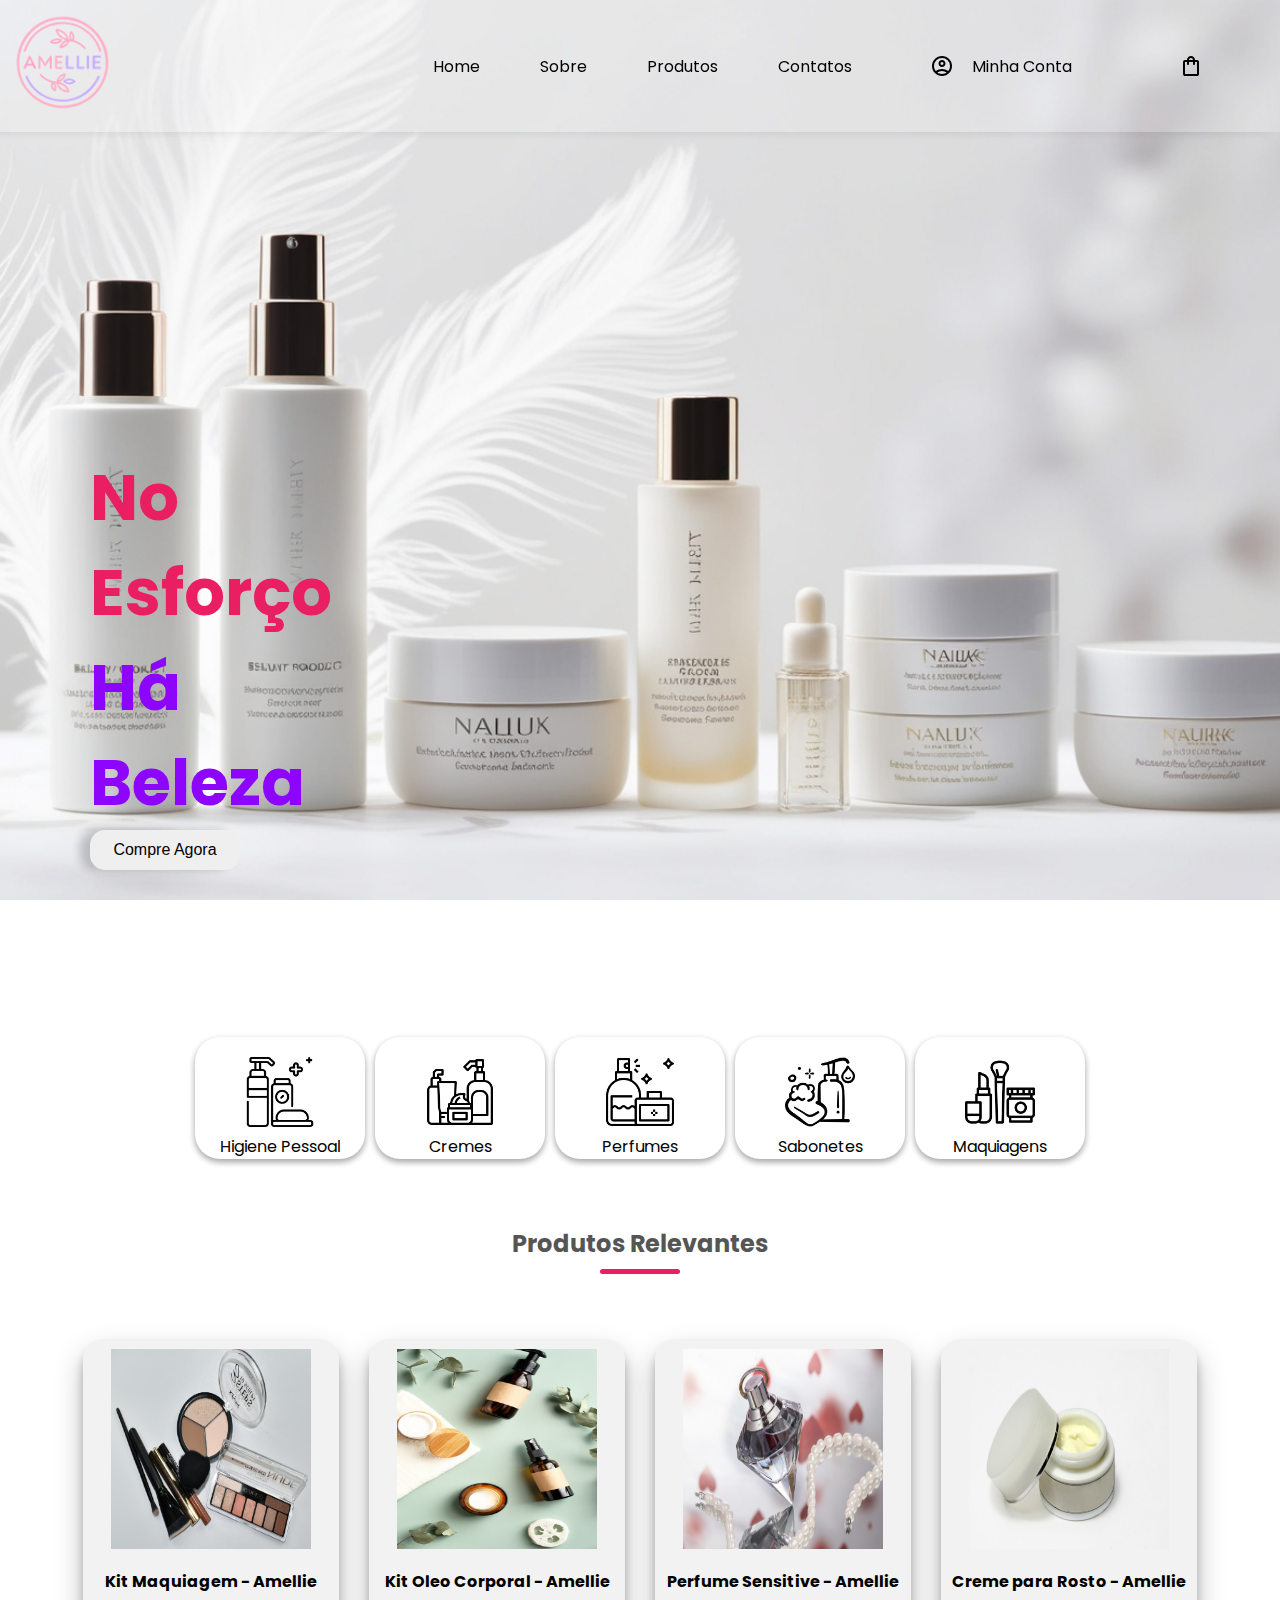
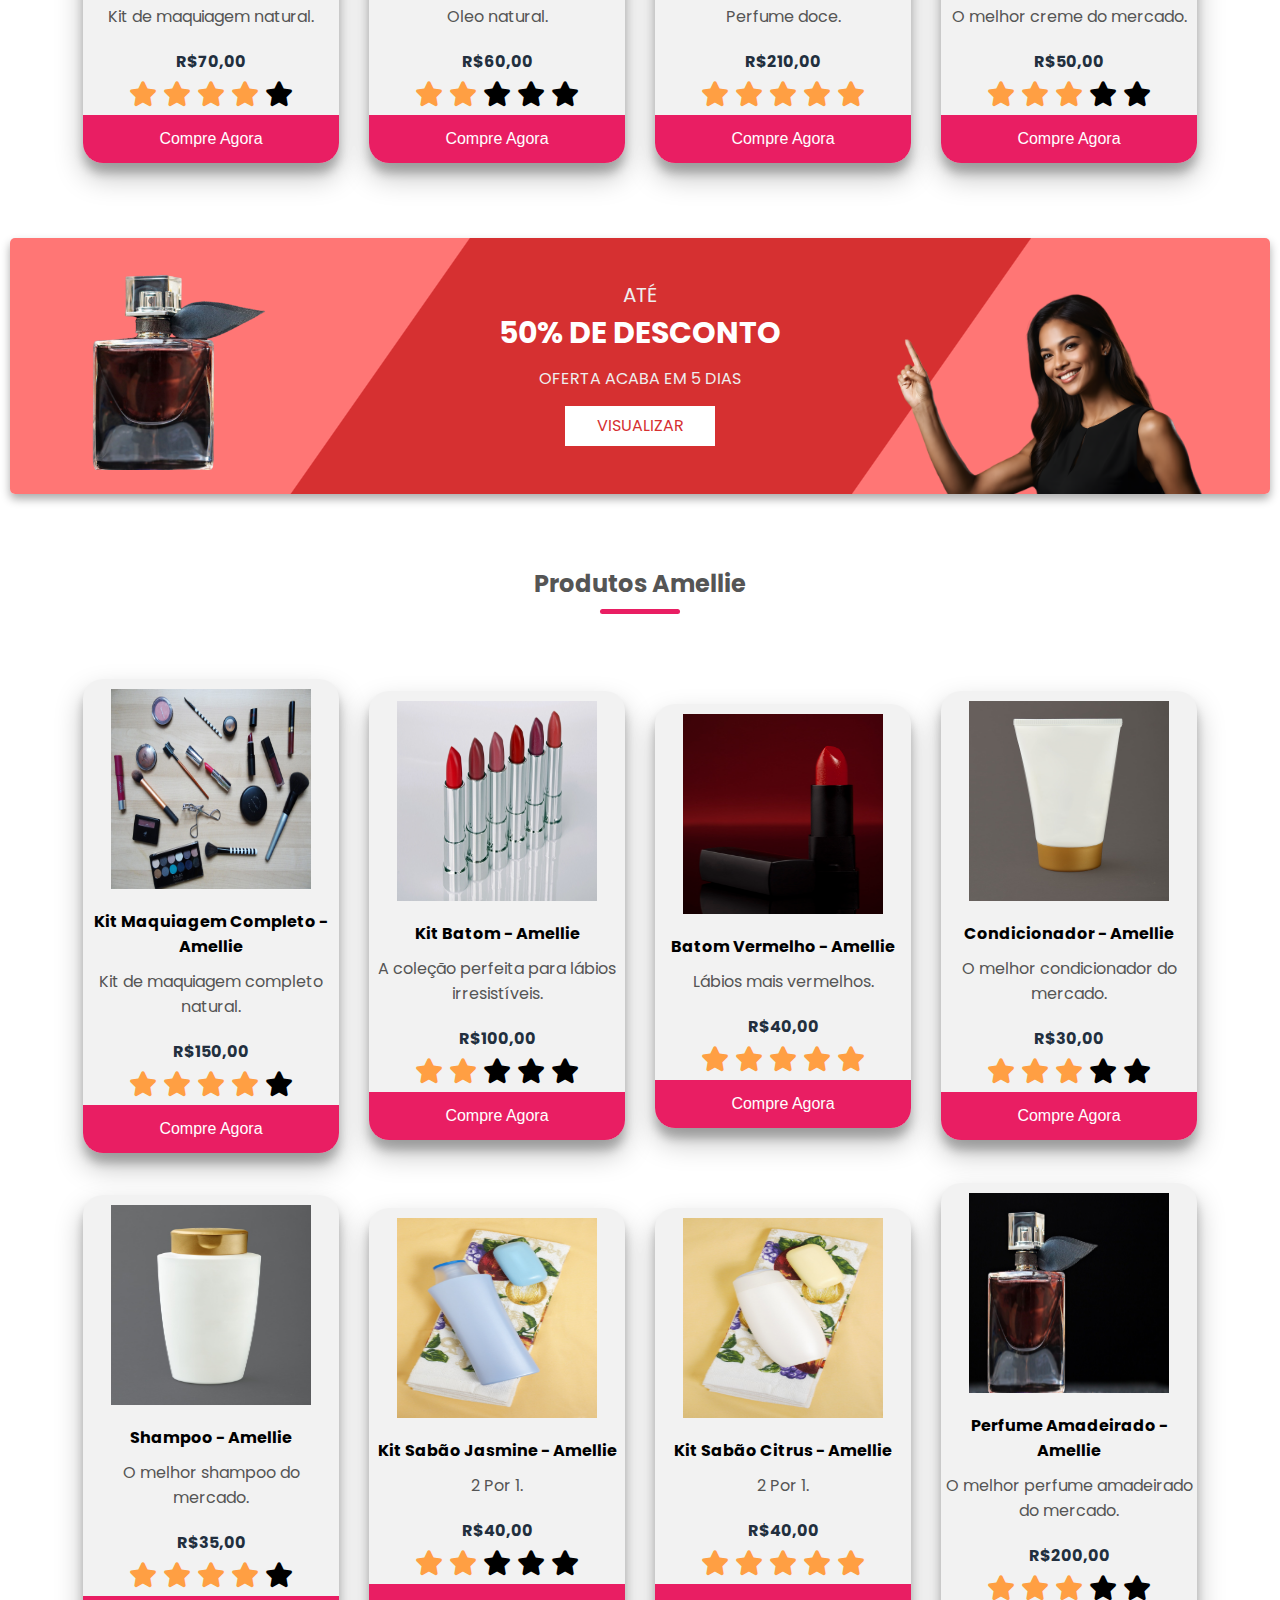
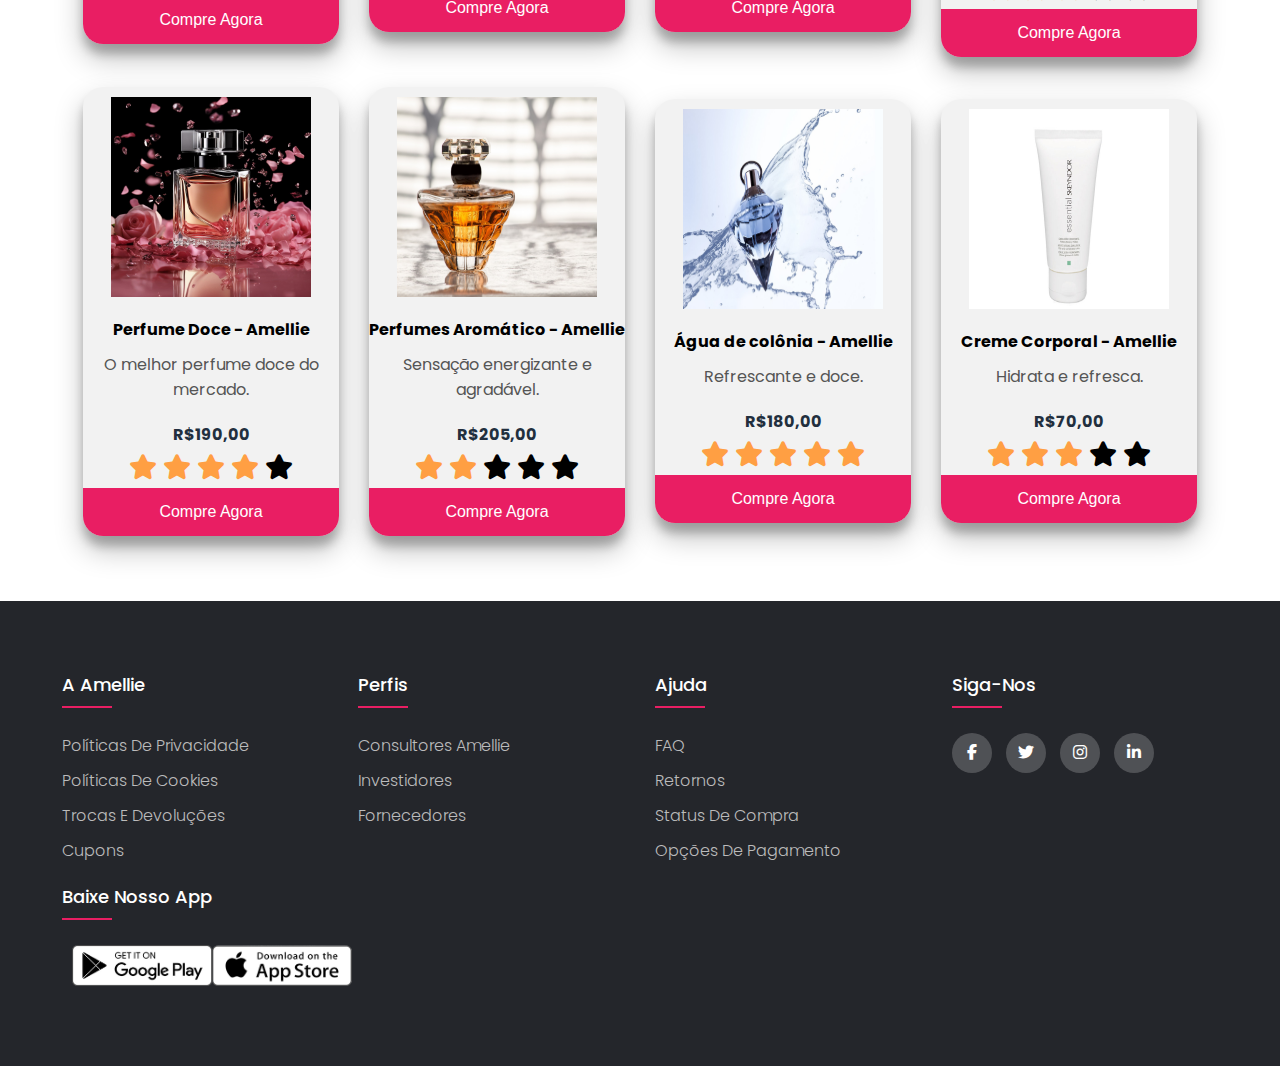
<file: index.html>
<!DOCTYPE html>
<html lang="pt-br">

<head>

    <meta charset="UTF-8">
    <meta http-equiv="X-UA-Compatible" content="IE=edge">
    <meta name="viewport" content="width=device-width, initial-scale=1.0">
	<meta name="keywords" content="Maquiagem, Pele, Rosto, Sabonete, Batom, Perfume, Cheiro">
	<meta name="description" content="Produtos para Rosto, Kit para limpeza facial ">
	<meta name="author" content="Diogo">

    <title>Amellie</title>

    <link rel="stylesheet" href="css/style.css">
	<link rel="stylesheet" type="text/css" href="https://cdnjs.cloudflare.com/ajax/libs/font-awesome/6.6.0/css/all.min.css"/>
	<link href='https://unpkg.com/boxicons@2.1.4/css/boxicons.min.css' rel='stylesheet'>

</head>

<body>
    <header id="header">
		<div class="container">
			<div class="navbar">
				<div class="logo">
					<a href="./index.html"><img class="logotipo" src="images/logo1.png" width="125px" alt=""></a>
				</div>
				<nav>
					<ul>
						<li class="hideMobile"><a href="./index.html">Home</a></li>
						<li class="hideMobile"><a href="./sobre.html">Sobre</a></li>
						<li class="hideMobile"><a href="./produtos.html">Produtos</a></li>
						<li class="hideMobile"><a href="./contatos.html">Contatos</a></li>
						<li class="hideMobile" ><a href="./conta.html" alt="account"><svg class="account-icon icon" xmlns="http://www.w3.org/2000/svg" height="24px" viewBox="0 -960 960 960" width="40px" fill="#e8eaed"><path d="M234-276q51-39 114-61.5T480-360q69 0 132 22.5T726-276q35-41 54.5-93T800-480q0-133-93.5-226.5T480-800q-133 0-226.5 93.5T160-480q0 59 19.5 111t54.5 93Zm246-164q-59 0-99.5-40.5T340-580q0-59 40.5-99.5T480-720q59 0 99.5 40.5T620-580q0 59-40.5 99.5T480-440Zm0 360q-83 0-156-31.5T197-197q-54-54-85.5-127T80-480q0-83 31.5-156T197-763q54-54 127-85.5T480-880q83 0 156 31.5T763-763q54 54 85.5 127T880-480q0 83-31.5 156T763-197q-54 54-127 85.5T480-80Zm0-80q53 0 100-15.5t86-44.5q-39-29-86-44.5T480-280q-53 0-100 15.5T294-220q39 29 86 44.5T480-160Zm0-360q26 0 43-17t17-43q0-26-17-43t-43-17q-26 0-43 17t-17 43q0 26 17 43t43 17Zm0-60Zm0 360Z"/></svg>Minha Conta</a></li>
							<div class="cart">
								<a href="./carrinho.html"><svg class="icon"  xmlns="http://www.w3.org/2000/svg" height="24px" viewBox="0 -960 960 960" width="24px" fill="#e8eaed"><path d="M240-80q-33 0-56.5-23.5T160-160v-480q0-33 23.5-56.5T240-720h80q0-66 47-113t113-47q66 0 113 47t47 113h80q33 0 56.5 23.5T800-640v480q0 33-23.5 56.5T720-80H240Zm0-80h480v-480h-80v80q0 17-11.5 28.5T600-520q-17 0-28.5-11.5T560-560v-80H400v80q0 17-11.5 28.5T360-520q-17 0-28.5-11.5T320-560v-80h-80v480Zm160-560h160q0-33-23.5-56.5T480-800q-33 0-56.5 23.5T400-720ZM240-160v-480 480Z"/></svg></a>
							</div>
						<li class="hideDesktop" onclick=showSidebar()><a href="#"><svg class="menu-icon icon" xmlns="http://www.w3.org/2000/svg" height="24px" viewBox="0 -960 960 960" width="24px" fill="#e8eaed"><path d="M120-240v-80h720v80H120Zm0-200v-80h720v80H120Zm0-200v-80h720v80H120Z"/></svg></a></li>
					</ul>

					<ul class="sidebar"> <!-- Menu Lateral -->
						<li onclick=hideSidebar()><svg class="icon" xmlns="http://www.w3.org/2000/svg" height="24px" viewBox="0 -960 960 960" width="24px" fill="#e8eaed"><path d="m256-200-56-56 224-224-224-224 56-56 224 224 224-224 56 56-224 224 224 224-56 56-224-224-224 224Z"/></svg></li>
						<li><a href="./index.html">Home</a></li>
						<li><a href="./sobre.html">Sobre</a></li>
						<li><a href="./produtos.html">Produtos</a></li>
						<li><a href="./contatos.html">Contatos</a></li>
						<li><a href="./conta.html">Conta</a></li>
					</ul>
				</nav>
				
			</div>		
    </header>
		<section class="header-banner">
				<div class="title-header">
					<h1>No Esforço <span>Há Beleza</span></h1>
					<a href="./produtos.html"><button class="btn">Compre Agora</button></a>
				</div>
		</section>

		

    <main>
		<div class="categorias"> 	<!-- Categorias -->
			<div class="col-categoria">
				<img src="./images/categoria01.png">
				<p>Higiene Pessoal</p>
			</div>
			<div class="col-categoria">
				<img src="./images/categoria02.png">
				<p>Cremes</p>
			</div>
			<div class="col-categoria">
				<img src="./images/categoria03.png">
				<p>Perfumes</p>
			</div>
			<div class="col-categoria">
				<img src="./images/categoria04.png">
				<p>Sabonetes</p>
			</div>
			<div class="col-categoria">
				<img src="./images/categoria05.png">
				<p>Maquiagens</p>
			</div>
		</div>	
		
		<h2 class="title">Produtos Relevantes</h2> <!-- Titulo -->	
		<div class="product"> <!-- Podutos Iniciais -->	
			<div class="col-4">
				<a href="./detalhesproduto.html">
					<img src="./images/produto1.jpg">
					<h3>Kit Maquiagem - Amellie</h3>
					<p>Kit de maquiagem natural.</p>
					<h6>R$70,00</h6>
				</a>
				<ul>
					<li><i class="fa fa-star checked"></i></li>
					<li><i class="fa fa-star checked"></i></li>
					<li><i class="fa fa-star checked"></i></li>
					<li><i class="fa fa-star checked"></i></li>
					<li><i class="fa fa-star"></i></li>
				</ul>
				<button class="buy">Compre Agora</button>
			</div>
			<div class="col-4">
				<img src="./images/produto2.jpg">
				<h3>Kit Oleo Corporal - Amellie</h3>
				<p>Oleo natural.</p>
				<h6>R$60,00</h6>
				<ul>
					<li><i class="fa fa-star checked"></i></li>
					<li><i class="fa fa-star checked"></i></li>
					<li><i class="fa fa-star"></i></li>
					<li><i class="fa fa-star"></i></li>
					<li><i class="fa fa-star"></i></li>
				</ul>
				<button class="buy">Compre Agora</button>
			</div>
			<div class="col-4">
				<img src="./images/produto3.jpg">
				<h3>Perfume Sensitive - Amellie</h3>
				<p>Perfume doce.</p>
				<h6>R$210,00</h6>
				<ul>
					<li><i class="fa fa-star checked"></i></li>
					<li><i class="fa fa-star checked"></i></li>
					<li><i class="fa fa-star checked"></i></li>
					<li><i class="fa fa-star checked"></i></li>
					<li><i class="fa fa-star checked"></i></li>
				</ul>
				<button class="buy">Compre Agora</button>
			</div>
			<div class="col-4">
				<img src="./images/produto4.jpg">
				<h3>Creme para Rosto - Amellie</h3>
				<p>O melhor creme do mercado.</p>
				<h6>R$50,00</h6>
				<ul>
					<li><i class="fa fa-star checked"></i></li>
					<li><i class="fa fa-star checked"></i></li>
					<li><i class="fa fa-star checked"></i></li>
					<li><i class="fa fa-star"></i></li>
					<li><i class="fa fa-star"></i></li>
				</ul>
				<button class="buy">Compre Agora</button>
			</div>
		</div>
		
		<div class="banner-container"> <!-- Banner -->
			<div class="banner">
				<div class="banner-image-left">
					<img src="./images/promocao001.png">
				</div>
				<div class="content">
					<span>Até</span>
					<h3>50% De Desconto </h3>
					<p>Oferta acaba em 5 dias</p>
					<a href="#" class="btn">Visualizar Oferta</a>
				</div>
				<div class="banner-image-right">
					<img src="./images/mulherbanner1.png">
				</div>
			</div>
		</div>
		
		<h2 class="title">Produtos Amellie</h2>
		<div class="product"> <!-- 3x4 de produtos abaixo do banner -->	
			<div class="col-4"> <!-- Primeira linha de produtos -->
				<img src="./images/produto5.jpg">
				<h3>Kit Maquiagem Completo - Amellie</h3>
				<p>Kit de maquiagem completo natural.</p>
				<h6>R$150,00</h6>
				<ul>
					<li><i class="fa fa-star checked"></i></li>
					<li><i class="fa fa-star checked"></i></li>
					<li><i class="fa fa-star checked"></i></li>
					<li><i class="fa fa-star checked"></i></li>
					<li><i class="fa fa-star"></i></li>
				</ul>
				<button class="buy">Compre Agora</button>
			</div>
			<div class="col-4">
				<img src="./images/produto6.jpg">
				<h3>Kit Batom - Amellie</h3>
				<p>A coleção perfeita para lábios irresistíveis.</p>
				<h6>R$100,00</h6>
				<ul>
					<li><i class="fa fa-star checked"></i></li>
					<li><i class="fa fa-star checked"></i></li>
					<li><i class="fa fa-star"></i></li>
					<li><i class="fa fa-star"></i></li>
					<li><i class="fa fa-star"></i></li>
				</ul>
				<button class="buy">Compre Agora</button>
			</div>
			<div class="col-4">
				<img src="./images/produto7.jpg">
				<h3>Batom Vermelho - Amellie</h3>
				<p>Lábios mais vermelhos.</p>
				<h6>R$40,00</h6>
				<ul>
					<li><i class="fa fa-star checked"></i></li>
					<li><i class="fa fa-star checked"></i></li>
					<li><i class="fa fa-star checked"></i></li>
					<li><i class="fa fa-star checked"></i></li>
					<li><i class="fa fa-star checked"></i></li>
				</ul>
				<button class="buy">Compre Agora</button>
			</div>
			<div class="col-4">
				<img src="./images/produto8.jpg">
				<h3>Condicionador - Amellie</h3>
				<p>O melhor condicionador do mercado.</p>
				<h6>R$30,00</h6>
				<ul>
					<li><i class="fa fa-star checked"></i></li>
					<li><i class="fa fa-star checked"></i></li>
					<li><i class="fa fa-star checked"></i></li>
					<li><i class="fa fa-star"></i></li>
					<li><i class="fa fa-star"></i></li>
				</ul>
				<button class="buy">Compre Agora</button>
			</div>
			
			<div class="col-4"> <!-- Segunda linha de produtos -->
				<img src="./images/produto9.jpg">
				<h3>Shampoo - Amellie</h3>
				<p>O melhor shampoo do mercado.</p>
				<h6>R$35,00</h6>
				<ul>
					<li><i class="fa fa-star checked"></i></li>
					<li><i class="fa fa-star checked"></i></li>
					<li><i class="fa fa-star checked"></i></li>
					<li><i class="fa fa-star checked"></i></li>
					<li><i class="fa fa-star"></i></li>
				</ul>
				<button class="buy">Compre Agora</button>
			</div>
			<div class="col-4">
				<img src="./images/produto10.jpg">
				<h3>Kit Sabão Jasmine - Amellie</h3>
				<p>2 Por 1.</p>
				<h6>R$40,00</h6>
				<ul>
					<li><i class="fa fa-star checked"></i></li>
					<li><i class="fa fa-star checked"></i></li>
					<li><i class="fa fa-star"></i></li>
					<li><i class="fa fa-star"></i></li>
					<li><i class="fa fa-star"></i></li>
				</ul>
				<button class="buy">Compre Agora</button>
			</div>
			<div class="col-4">
				<img src="./images/produto11.jpg">
				<h3>Kit Sabão Citrus - Amellie</h3>
				<p>2 Por 1.</p>
				<h6>R$40,00</h6>
				<ul>
					<li><i class="fa fa-star checked"></i></li>
					<li><i class="fa fa-star checked"></i></li>
					<li><i class="fa fa-star checked"></i></li>
					<li><i class="fa fa-star checked"></i></li>
					<li><i class="fa fa-star checked"></i></li>
				</ul>
				<button class="buy">Compre Agora</button>
			</div>
			<div class="col-4">
				<img src="./images/produto12.jpg">
				<h3>Perfume Amadeirado - Amellie</h3>
				<p>O melhor perfume amadeirado do mercado.</p>
				<h6>R$200,00</h6>
				<ul>
					<li><i class="fa fa-star checked"></i></li>
					<li><i class="fa fa-star checked"></i></li>
					<li><i class="fa fa-star checked"></i></li>
					<li><i class="fa fa-star"></i></li>
					<li><i class="fa fa-star"></i></li>
				</ul>
				<button class="buy">Compre Agora</button>
			</div>

			<div class="col-4"> <!-- Terceira linha de produtos -->
				<img src="./images/produto13.jpg">
				<h3>Perfume Doce - Amellie</h3>
				<p>O melhor perfume doce do mercado.</p>
				<h6>R$190,00</h6>
				<ul>
					<li><i class="fa fa-star checked"></i></li>
					<li><i class="fa fa-star checked"></i></li>
					<li><i class="fa fa-star checked"></i></li>
					<li><i class="fa fa-star checked"></i></li>
					<li><i class="fa fa-star"></i></li>
				</ul>
				<button class="buy">Compre Agora</button>
			</div>
			<div class="col-4">
				<img src="./images/produto14.jpg">
				<h3>Perfumes Aromático - Amellie</h3>
				<p>Sensação energizante e agradável.</p>
				<h6>R$205,00</h6>
				<ul>
					<li><i class="fa fa-star checked"></i></li>
					<li><i class="fa fa-star checked"></i></li>
					<li><i class="fa fa-star"></i></li>
					<li><i class="fa fa-star"></i></li>
					<li><i class="fa fa-star"></i></li>
				</ul>
				<button class="buy">Compre Agora</button>
			</div>
			<div class="col-4">
				<img src="./images/produto15.jpg">
				<h3>Água de colônia - Amellie</h3>
				<p>Refrescante e doce.</p>
				<h6>R$180,00</h6>
				<ul>
					<li><i class="fa fa-star checked"></i></li>
					<li><i class="fa fa-star checked"></i></li>
					<li><i class="fa fa-star checked"></i></li>
					<li><i class="fa fa-star checked"></i></li>
					<li><i class="fa fa-star checked"></i></li>
				</ul>
				<button class="buy">Compre Agora</button>
			</div>
			<div class="col-4">
				<img src="./images/produto16.jpg">
				<h3>Creme Corporal - Amellie</h3>
				<p>Hidrata e refresca.</p>
				<h6>R$70,00</h6>
				<ul>
					<li><i class="fa fa-star checked"></i></li>
					<li><i class="fa fa-star checked"></i></li>
					<li><i class="fa fa-star checked"></i></li>
					<li><i class="fa fa-star"></i></li>
					<li><i class="fa fa-star"></i></li>
				</ul>
				<button class="buy">Compre Agora</button>
			</div>
		</div>
    </main>
	
    <footer class="footer">
		<div class="footer-container">
			<div class="footer-row">
				<div class="footer-col">
					<h3>A Amellie</h3>
					<ul>
						<li><a href="#">Políticas de privacidade</a></li>
						<li><a href="#">Políticas de cookies</a></li>
						<li><a href="#">Trocas e devoluções</a></li>
						<li><a href="#">Cupons</a></li>
					</ul>
				</div>
				<div class="footer-col">
					<h3>Perfis</h3>
					<ul>
						<li><a href="#">Consultores Amellie</a></li>
						<li><a href="#">Investidores</a></li>
						<li><a href="#">Fornecedores</a></li>
					</ul>
				</div>
				<div class="footer-col">
					<h3>Ajuda</h3>
					<ul>
						<li><a href="#">FAQ</a></li>
						<li><a href="#">Retornos</a></li>
						<li><a href="#">Status de compra</a></li>	
						<li><a href="#">Opções de pagamento</a></li>							
					</ul>
				</div>
				<div class="footer-col">
					<h3>Siga-nos</h3>
					<div class="social-links">
						<a href="#"><i class="fab fa-facebook-f"></i></a>
						<a href="#"><i class="fab fa-twitter"></i></a>
						<a href="#"><i class="fab fa-instagram"></i></a>
						<a href="#"><i class="fab fa-linkedin-in"></i></a>
					</div>
					
				</div>
				<div class="footer-col col-app">
					<h3>Baixe nosso app</h3>
					<div class="app-logo">
						<img href="#" src="images/play-store.png">
						<img href="#" src="images/app-store.png">
					</div>
				</div>
			</div>
		</div>
    </footer>
	
    <script type="" src="./js/script.js"></script>
	
    <script>
        function showSidebar() {
            const sidebar = document.querySelector(".sidebar")
            sidebar.style.display = "flex";

        }
        function hideSidebar() {
            const sidebar = document.querySelector(".sidebar")
            sidebar.style.display = "none";

        }
		function showCart() {
			const cart = document.querySelector(".cart")
			cart.style.display = "flex";
		
		}
		function showCart() {
			const cart = document.querySelector(".cart")
			cart.style.display = "none";
		
		}
		
    </script>
</body>

</html>
</file>
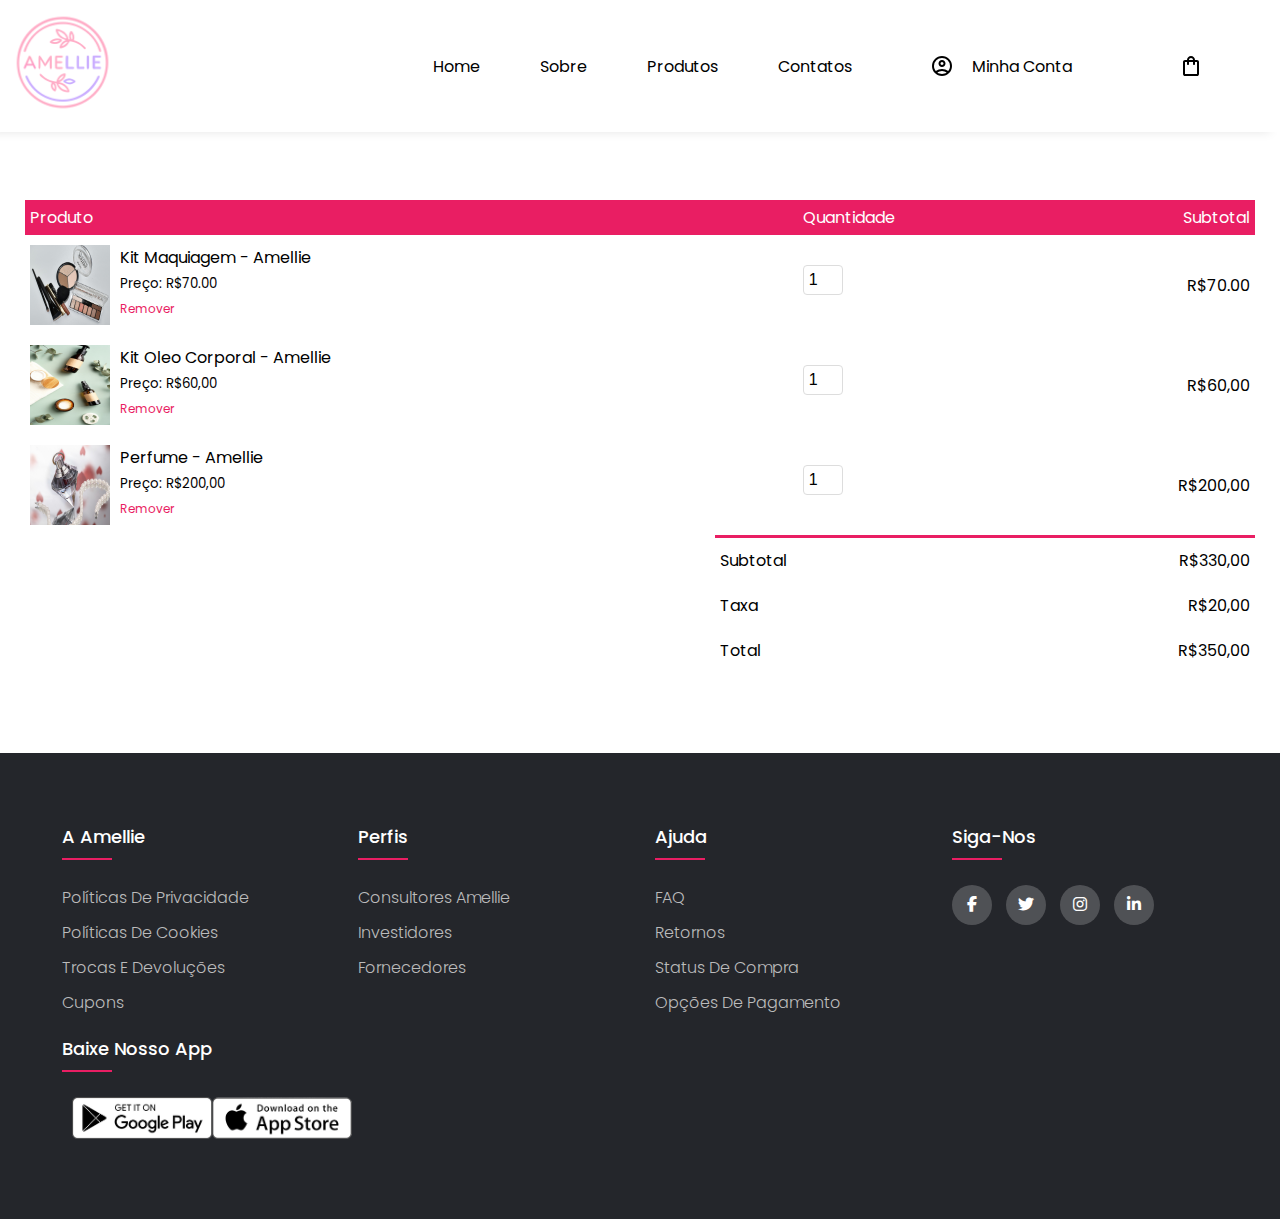
<file: carrinho.html>
<!DOCTYPE html>
<html lang="pt-br">

<head>

    <meta charset="UTF-8">
    <meta http-equiv="X-UA-Compatible" content="IE=edge">
    <meta name="viewport" content="width=device-width, initial-scale=1.0">

    <title>Amellie</title>

    <link rel="stylesheet" href="css/style.css">
	<link rel="stylesheet" href="css/todos.css">
	<link rel="stylesheet" type="text/css" href="https://cdnjs.cloudflare.com/ajax/libs/font-awesome/6.6.0/css/all.min.css"/>
	<link href='https://unpkg.com/boxicons@2.1.4/css/boxicons.min.css' rel='stylesheet'>

</head>

<body>
    <header id="header">
		<div class="container">
			<div class="navbar">
				<div class="logo">
					<a href="./index.html"><img class="logotipo" src="images/logo1.png" width="125px" alt=""></a>
				</div>
				<nav>
					<ul>
						<li class="hideMobile"><a href="./index.html">Home</a></li>
						<li class="hideMobile"><a href="./sobre.html">Sobre</a></li>
						<li class="hideMobile"><a href="./produtos.html">Produtos</a></li>
						<li class="hideMobile"><a href="./contatos.html">Contatos</a></li>
						<li class="hideMobile" ><a href="./conta.html" alt="account"><svg class="account-icon icon" xmlns="http://www.w3.org/2000/svg" height="24px" viewBox="0 -960 960 960" width="40px" fill="#e8eaed"><path d="M234-276q51-39 114-61.5T480-360q69 0 132 22.5T726-276q35-41 54.5-93T800-480q0-133-93.5-226.5T480-800q-133 0-226.5 93.5T160-480q0 59 19.5 111t54.5 93Zm246-164q-59 0-99.5-40.5T340-580q0-59 40.5-99.5T480-720q59 0 99.5 40.5T620-580q0 59-40.5 99.5T480-440Zm0 360q-83 0-156-31.5T197-197q-54-54-85.5-127T80-480q0-83 31.5-156T197-763q54-54 127-85.5T480-880q83 0 156 31.5T763-763q54 54 85.5 127T880-480q0 83-31.5 156T763-197q-54 54-127 85.5T480-80Zm0-80q53 0 100-15.5t86-44.5q-39-29-86-44.5T480-280q-53 0-100 15.5T294-220q39 29 86 44.5T480-160Zm0-360q26 0 43-17t17-43q0-26-17-43t-43-17q-26 0-43 17t-17 43q0 26 17 43t43 17Zm0-60Zm0 360Z"/></svg>Minha Conta</a></li>
						<div class="cart">
							<a href="./carrinho.html"><svg class="icon"  xmlns="http://www.w3.org/2000/svg" height="24px" viewBox="0 -960 960 960" width="24px" fill="#e8eaed"><path d="M240-80q-33 0-56.5-23.5T160-160v-480q0-33 23.5-56.5T240-720h80q0-66 47-113t113-47q66 0 113 47t47 113h80q33 0 56.5 23.5T800-640v480q0 33-23.5 56.5T720-80H240Zm0-80h480v-480h-80v80q0 17-11.5 28.5T600-520q-17 0-28.5-11.5T560-560v-80H400v80q0 17-11.5 28.5T360-520q-17 0-28.5-11.5T320-560v-80h-80v480Zm160-560h160q0-33-23.5-56.5T480-800q-33 0-56.5 23.5T400-720ZM240-160v-480 480Z"/></svg></a>
						</div>
						<li class="hideDesktop" onclick=showSidebar()><a href="#"><svg class="menu-icon icon" xmlns="http://www.w3.org/2000/svg" height="24px" viewBox="0 -960 960 960" width="24px" fill="#e8eaed"><path d="M120-240v-80h720v80H120Zm0-200v-80h720v80H120Zm0-200v-80h720v80H120Z"/></svg></a></li>
					</ul>

					<ul class="sidebar"> <!-- Menu Lateral -->
						<li onclick=hideSidebar()><a href="#"><svg class="icon" xmlns="http://www.w3.org/2000/svg" height="24px" viewBox="0 -960 960 960" width="24px" fill="#e8eaed"><path d="m256-200-56-56 224-224-224-224 56-56 224 224 224-224 56 56-224 224 224 224-56 56-224-224-224 224Z"/></svg></a></li>
						<li><a href="./index.html">Home</a></li>
						<li><a href="./sobre.html">Sobre</a></li>
						<li><a href="./produtos.html">Produtos</a></li>
						<li><a href="./contatos.html">Contatos</a></li>
						<li><a href="./conta.html">Conta</a></li>
					</ul>
				</nav>
				
			</div>		
    </header>

    <main id="main">
	<!-- Cart Items Details -->
        <div class="small-container cart-page">
            <table>
                <tr>
                    <th>Produto</th>
                    <th>Quantidade</th>
                    <th>Subtotal</th>
                </tr>
                <tr>
                    <td>
                        <div class="cart-info">
                            <img src="./images/produto1.jpg" alt="">
                            <div>
                                <p>Kit Maquiagem - Amellie</p>
                                <small>Preço: R$70.00</small>
                                <br>
                                <a href="">Remover</a>
                            </div>
                        </div>
                    </td>
                    <td><input type="number" value="1"></td>
                    <td>R$70.00</td>
                </tr>
                <tr>
                    <td>
                        <div class="cart-info">
                            <img src="./images/produto2.jpg" alt="">
                            <div>
                                <p>Kit Oleo Corporal - Amellie</p>
                                <small>Preço: R$60,00</small>
                                <br>
                                <a href="">Remover</a>
                            </div>
                        </div>
                    </td>
                    <td><input type="number" value="1"></td>
                    <td>R$60,00</td>
                </tr>
                <tr>
                    <td>
                        <div class="cart-info">
                            <img src="./images/produto3.jpg" alt="">
                            <div>
                                <p>Perfume - Amellie</p>
                                <small>Preço: R$200,00</small>
                                <br>
                                <a href="">Remover</a>
                            </div>
                        </div>
                    </td>
                    <td><input type="number" value="1"></td>
                    <td>R$200,00</td>
                </tr>
            </table>
            <div class="total-price">
                <table>
                    <tr>
                        <td>Subtotal</td>
                        <td>R$330,00</td>
                    </tr>
                    <tr>
                        <td>Taxa</td>
                        <td>R$20,00</td>
                    </tr>
                    <tr>
                        <td>Total</td>
                        <td>R$350,00</td>
                    </tr>                    
                </table>
            </div>
        </div>
    </main>
	
    <footer class="footer">
		<div class="footer-container">
			<div class="footer-row">
				<div class="footer-col">
					<h3>A Amellie</h3>
					<ul>
						<li><a href="#">Políticas de privacidade</a></li>
						<li><a href="#">Políticas de cookies</a></li>
						<li><a href="#">Trocas e devoluções</a></li>
						<li><a href="#">Cupons</a></li>
					</ul>
				</div>
				<div class="footer-col">
					<h3>Perfis</h3>
					<ul>
						<li><a href="#">Consultores Amellie</a></li>
						<li><a href="#">Investidores</a></li>
						<li><a href="#">Fornecedores</a></li>
					</ul>
				</div>
				<div class="footer-col">
					<h3>Ajuda</h3>
					<ul>
						<li><a href="#">FAQ</a></li>
						<li><a href="#">Retornos</a></li>
						<li><a href="#">Status de compra</a></li>	
						<li><a href="#">Opções de pagamento</a></li>							
					</ul>
				</div>
				<div class="footer-col">
					<h3>Siga-nos</h3>
					<div class="social-links">
						<a href="#"><i class="fab fa-facebook-f"></i></a>
						<a href="#"><i class="fab fa-twitter"></i></a>
						<a href="#"><i class="fab fa-instagram"></i></a>
						<a href="#"><i class="fab fa-linkedin-in"></i></a>
					</div>
					
				</div>
				<div class="footer-col col-app">
					<h3>Baixe nosso app</h3>
					<div class="app-logo">
						<img href="#" src="images/play-store.png">
						<img href="#" src="images/app-store.png">
					</div>
				</div>
			</div>
		</div>
    </footer>
	
	<script type="" src="./js/allpages.js"></script>
    <script type="" src="./js/script.js"></script>
	
    <script>
        function showSidebar() {
            const sidebar = document.querySelector(".sidebar")
            sidebar.style.display = "flex";

        }
        function hideSidebar() {
            const sidebar = document.querySelector(".sidebar")
            sidebar.style.display = "none";

        }
		function showCart() {
			const cart = document.querySelector(".cart")
			cart.style.display = "flex";
		
		}
		function showCart() {
			const cart = document.querySelector(".cart")
			cart.style.display = "none";
		
		}
		
    </script>
</body>

</html>
</file>
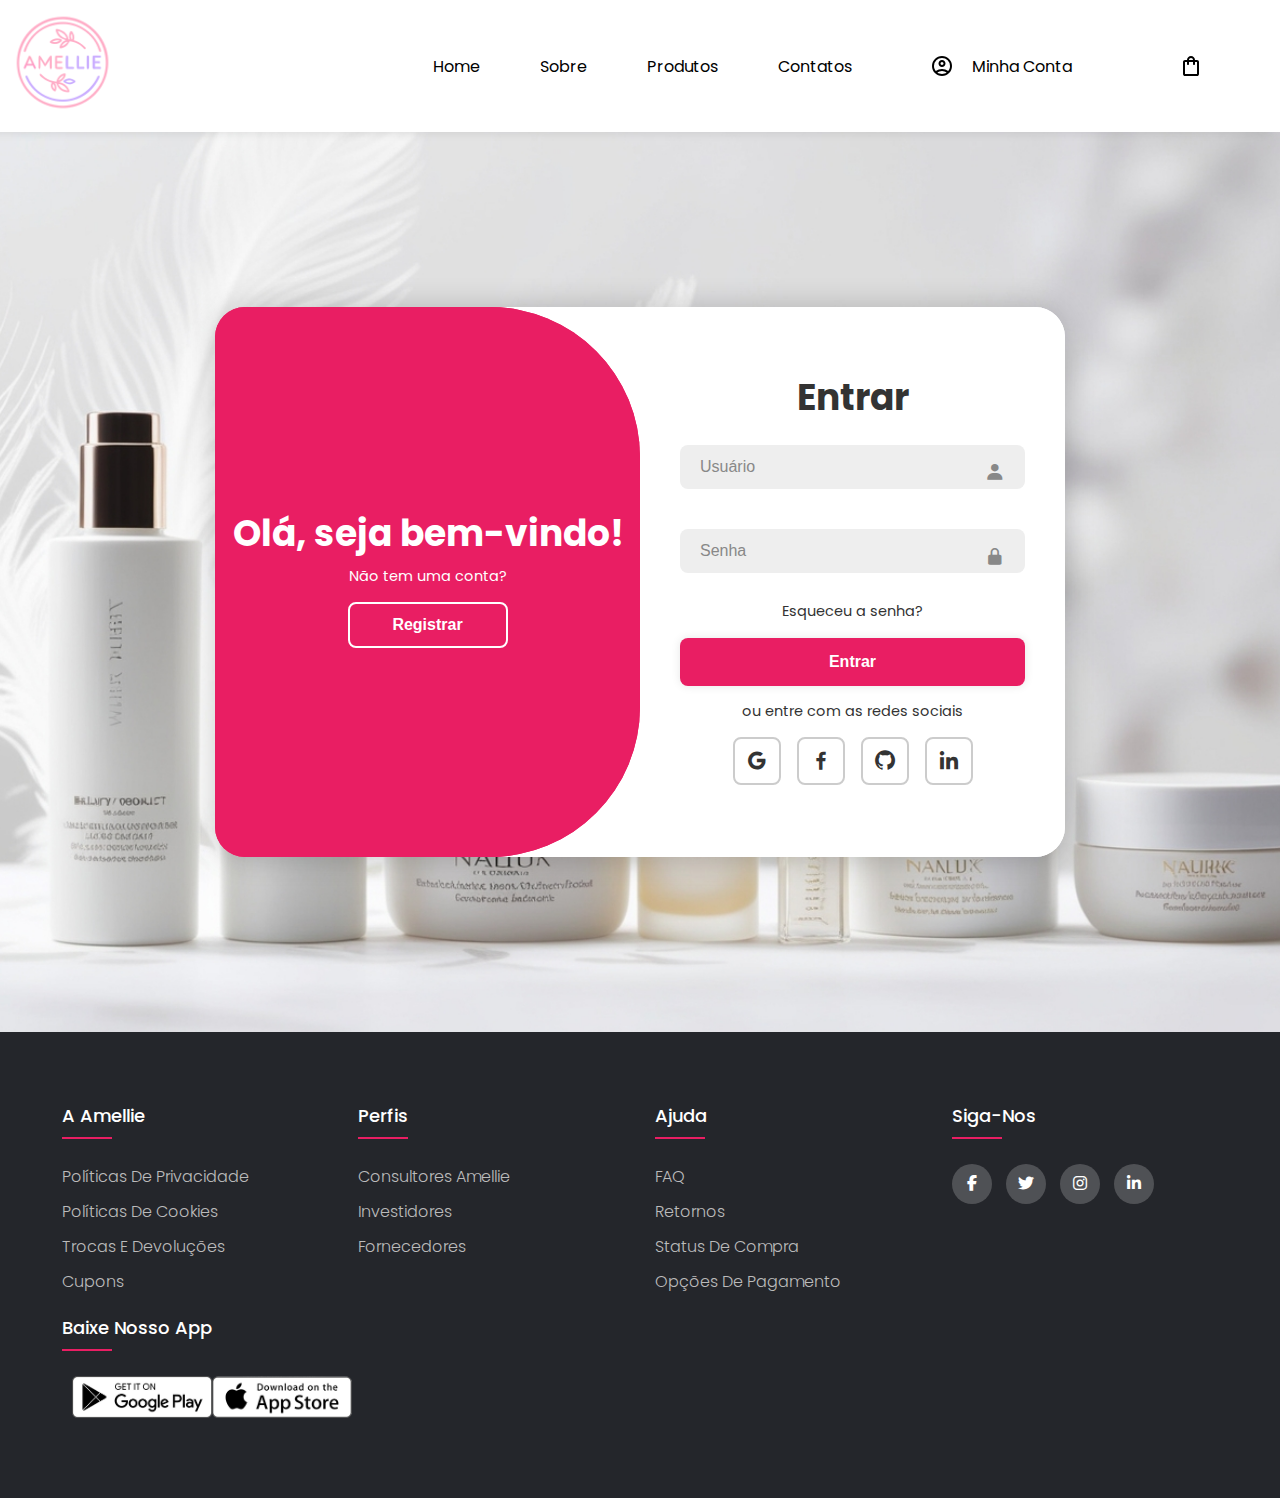
<file: conta.html>
<!DOCTYPE html>
<html lang="pt-br">

<head>

	<meta charset="UTF-8">
	<meta http-equiv="X-UA-Compatible" content="IE=edge">
	<meta name="viewport" content="width=device-width, initial-scale=1.0">

	<title>Amellie</title>

	<link rel="stylesheet" href="css/style.css">
	<link rel="stylesheet" href="css/todos.css">
	<link rel="stylesheet" type="text/css"
		href="https://cdnjs.cloudflare.com/ajax/libs/font-awesome/6.6.0/css/all.min.css" />
	<link href='https://unpkg.com/boxicons@2.1.4/css/boxicons.min.css' rel='stylesheet'>


</head>

<body>
	<header>
		<div class="container">
			<div class="navbar">
				<div class="logo">
					<a href="./index.html"><img class="logotipo" src="images/logo1.png" width="125px" alt=""></a>
				</div>
				<nav>
					<ul>
						<li class="hideMobile"><a href="./index.html">Home</a></li>
						<li class="hideMobile"><a href="./sobre.html">Sobre</a></li>
						<li class="hideMobile"><a href="./produtos.html">Produtos</a></li>
						<li class="hideMobile"><a href="./contatos.html">Contatos</a></li>
						<li class="hideMobile"><a href="./conta.html" alt="account"><svg class="account-icon icon"
									xmlns="http://www.w3.org/2000/svg" height="24px" viewBox="0 -960 960 960"
									width="40px" fill="#e8eaed">
									<path
										d="M234-276q51-39 114-61.5T480-360q69 0 132 22.5T726-276q35-41 54.5-93T800-480q0-133-93.5-226.5T480-800q-133 0-226.5 93.5T160-480q0 59 19.5 111t54.5 93Zm246-164q-59 0-99.5-40.5T340-580q0-59 40.5-99.5T480-720q59 0 99.5 40.5T620-580q0 59-40.5 99.5T480-440Zm0 360q-83 0-156-31.5T197-197q-54-54-85.5-127T80-480q0-83 31.5-156T197-763q54-54 127-85.5T480-880q83 0 156 31.5T763-763q54 54 85.5 127T880-480q0 83-31.5 156T763-197q-54 54-127 85.5T480-80Zm0-80q53 0 100-15.5t86-44.5q-39-29-86-44.5T480-280q-53 0-100 15.5T294-220q39 29 86 44.5T480-160Zm0-360q26 0 43-17t17-43q0-26-17-43t-43-17q-26 0-43 17t-17 43q0 26 17 43t43 17Zm0-60Zm0 360Z" />
								</svg>Minha Conta</a></li>
						<div class="cart">
							<a href="./carrinho.html"><svg class="icon"  xmlns="http://www.w3.org/2000/svg" height="24px" viewBox="0 -960 960 960" width="24px" fill="#e8eaed"><path d="M240-80q-33 0-56.5-23.5T160-160v-480q0-33 23.5-56.5T240-720h80q0-66 47-113t113-47q66 0 113 47t47 113h80q33 0 56.5 23.5T800-640v480q0 33-23.5 56.5T720-80H240Zm0-80h480v-480h-80v80q0 17-11.5 28.5T600-520q-17 0-28.5-11.5T560-560v-80H400v80q0 17-11.5 28.5T360-520q-17 0-28.5-11.5T320-560v-80h-80v480Zm160-560h160q0-33-23.5-56.5T480-800q-33 0-56.5 23.5T400-720ZM240-160v-480 480Z"/></svg></a>
						</div>
						<li class="hideDesktop" onclick=showSidebar()><a href="#"><svg class="menu-icon icon"
									xmlns="http://www.w3.org/2000/svg" height="24px" viewBox="0 -960 960 960"
									width="24px" fill="#e8eaed">
									<path d="M120-240v-80h720v80H120Zm0-200v-80h720v80H120Zm0-200v-80h720v80H120Z" />
								</svg></a></li>
					</ul>

					<ul class="sidebar"> <!-- Menu Lateral -->
						<li onclick=hideSidebar()><a href="#"><svg class="icon" xmlns="http://www.w3.org/2000/svg"
									height="24px" viewBox="0 -960 960 960" width="24px" fill="#e8eaed">
									<path
										d="m256-200-56-56 224-224-224-224 56-56 224 224 224-224 56 56-224 224 224 224-56 56-224-224-224 224Z" />
								</svg></a></li>
						<li><a href="./index.html">Home</a></li>
						<li><a href="./sobre.html">Sobre</a></li>
						<li><a href="./produtos.html">Produtos</a></li>
						<li><a href="./contatos.html">Contatos</a></li>
						<li><a href="./conta.html">Conta</a></li>
					</ul>
				</nav>
			</div>
		</div>
	</header>


	<main>
		<section class="header-banner-account">
			<div class="container" id="container">
				<div class="form-box login">
					<form action="">
						<h1>Entrar</h1>
						<div class="input-box">
							<input type="text" placeholder="Usuário" required>
							<i class='bx bxs-user'></i>
						</div>
						<div class="input-box">
							<input type="password" placeholder="Senha" required>
							<i class='bx bxs-lock-alt'></i>
						</div>
						<div class="forgot-link">
							<a href="#">Esqueceu a senha?</a>
						</div>
						<button type="submit" class="btn">Entrar</button>
						<p>ou entre com as redes sociais</p>
						<div class="social-icons">
							<a href="#"><i class='bx bxl-google'></i></a>
							<a href="#"><i class='bx bxl-facebook'></i></a>
							<a href="#"><i class='bx bxl-github'></i></a>
							<a href="#"><i class='bx bxl-linkedin'></i></a>
						</div>
					</form>
				</div>

				<div class="form-box register">
					<form action="">
						<h1>Registre-se</h1>
						<div class="input-box">
							<input type="text" placeholder="Usuário" required>
							<i class='bx bxs-user'></i>
						</div>
						<div class="input-box">
							<input type="email" placeholder="Email" required>
							<i class='bx bxs-envelope'></i>
						</div>
						<div class="input-box">
							<input type="password" placeholder="Senha" required>
							<i class='bx bxs-lock-alt'></i>
						</div>
						<button type="submit" class="btn">Registrar</button>
						<p>ou registre-se com as redes sociais</p>
						<div class="social-icons">
							<a href="#"><i class='bx bxl-google'></i></a>
							<a href="#"><i class='bx bxl-facebook'></i></a>
							<a href="#"><i class='bx bxl-github'></i></a>
							<a href="#"><i class='bx bxl-linkedin'></i></a>
						</div>
					</form>
				</div>
				<div class="toggle-box">
					<div class="toggle-panel toggle-left">
						<h1>Olá, seja bem-vindo!</h1>
						<p>Não tem uma conta?</p>
						<button class="btn register-btn">Registrar</button>
					</div>
				</div>
				<div class="toggle-box">
					<div class="toggle-panel toggle-right">
						<h1>Bem-vindo de volta!</h1>
						<p>Já possui uma conta?</p>
						<button class="btn login-btn">Entrar</button>
					</div>
				</div>
			</div>
		</section>
	</main>

	<footer class="footer">
		<div class="footer-container">
			<div class="footer-row">
				<div class="footer-col">
					<h3>A Amellie</h3>
					<ul>
						<li><a href="#">Políticas de privacidade</a></li>
						<li><a href="#">Políticas de cookies</a></li>
						<li><a href="#">Trocas e devoluções</a></li>
						<li><a href="#">Cupons</a></li>
					</ul>
				</div>
				<div class="footer-col">
					<h3>Perfis</h3>
					<ul>
						<li><a href="#">Consultores Amellie</a></li>
						<li><a href="#">Investidores</a></li>
						<li><a href="#">Fornecedores</a></li>
					</ul>
				</div>
				<div class="footer-col">
					<h3>Ajuda</h3>
					<ul>
						<li><a href="#">FAQ</a></li>
						<li><a href="#">Retornos</a></li>
						<li><a href="#">Status de compra</a></li>
						<li><a href="#">Opções de pagamento</a></li>
					</ul>
				</div>
				<div class="footer-col">
					<h3>Siga-nos</h3>
					<div class="social-links">
						<a href="#"><i class="fab fa-facebook-f"></i></a>
						<a href="#"><i class="fab fa-twitter"></i></a>
						<a href="#"><i class="fab fa-instagram"></i></a>
						<a href="#"><i class="fab fa-linkedin-in"></i></a>
					</div>

				</div>
				<div class="footer-col col-app">
					<h3>Baixe nosso app</h3>
					<div class="app-logo">
						<img href="#" src="images/play-store.png">
						<img href="#" src="images/app-store.png">
					</div>
				</div>
			</div>
		</div>
	</footer>

	<script type="" src="./js/allpages.js"></script>
	<script type="" src="./js/script.js"></script>

	<script>
		function showSidebar() {
			const sidebar = document.querySelector(".sidebar")
			sidebar.style.display = "flex";

		}
		function hideSidebar() {
			const sidebar = document.querySelector(".sidebar")
			sidebar.style.display = "none";

		}
		function showCart() {
			const cart = document.querySelector(".cart")
			cart.style.display = "flex";

		}
		function showCart() {
			const cart = document.querySelector(".cart")
			cart.style.display = "none";

		}
	</script>
</body>

</html>
</file>
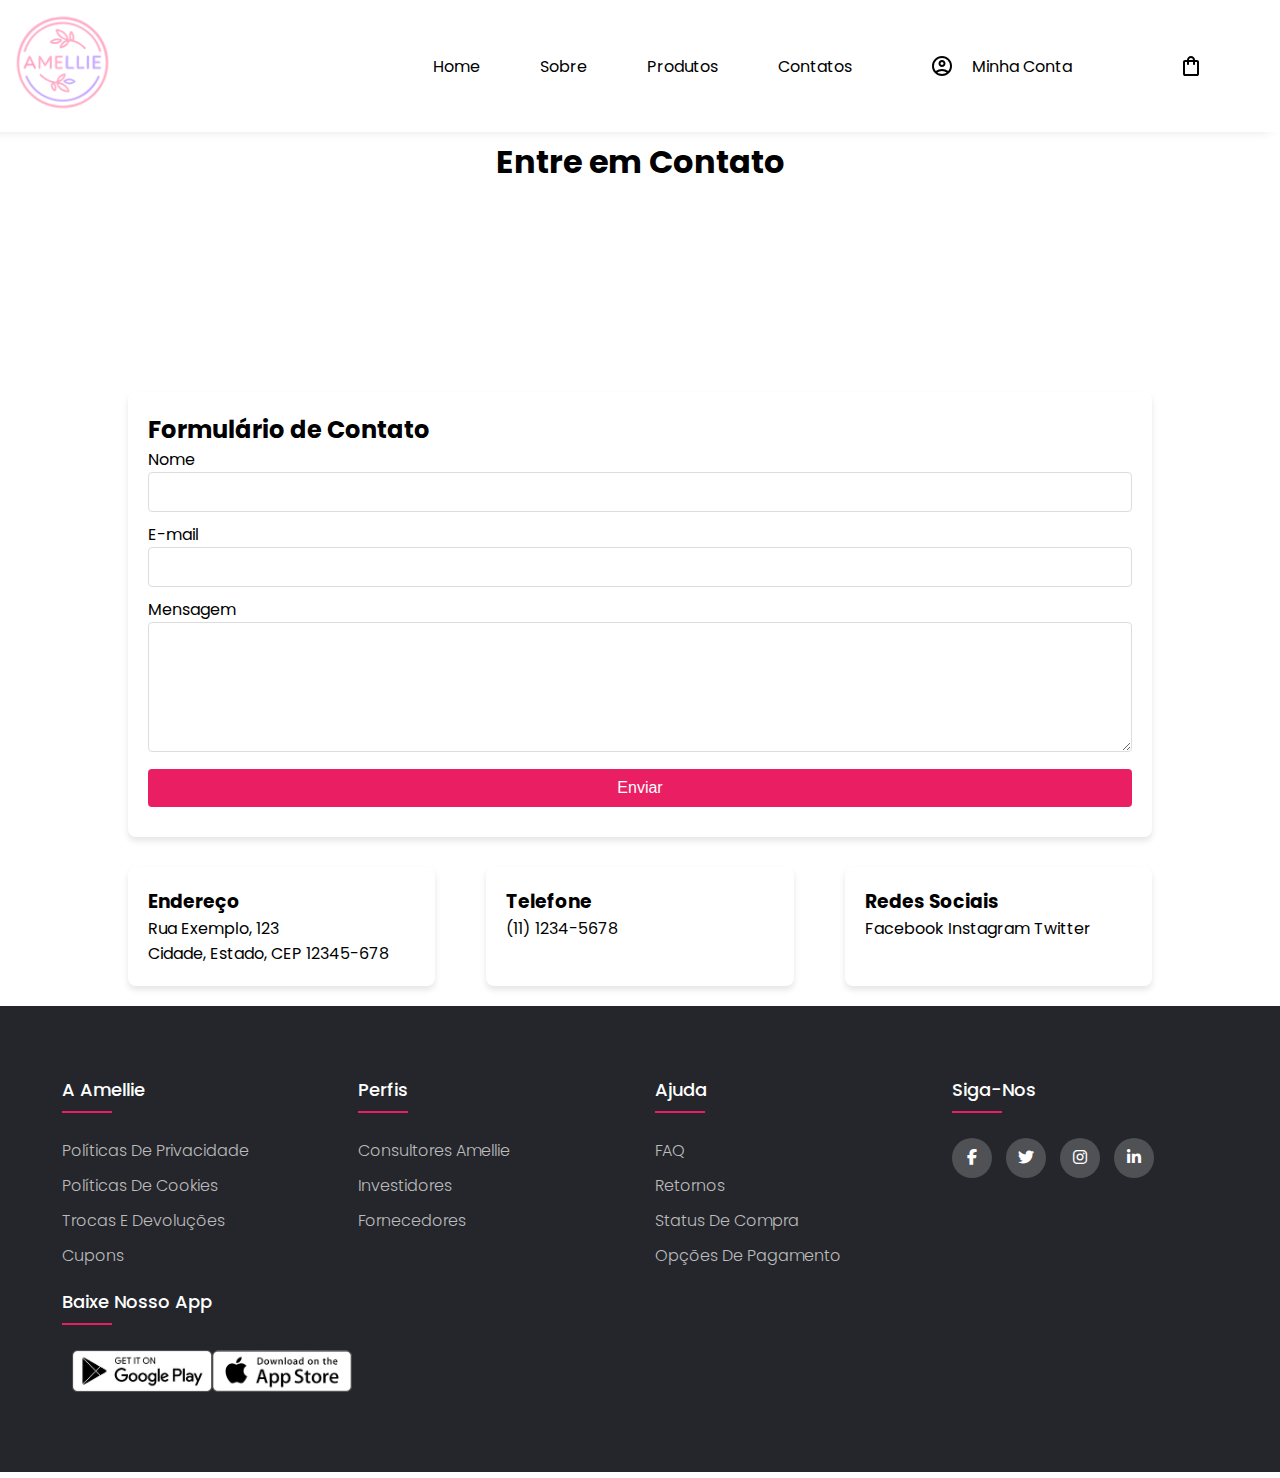
<file: contatos.html>
<!DOCTYPE html>
<html lang="pt-br">

<head>

	<meta charset="UTF-8">
	<meta http-equiv="X-UA-Compatible" content="IE=edge">
	<meta name="viewport" content="width=device-width, initial-scale=1.0">

	<title>Amellie</title>

	<link rel="stylesheet" href="css/style.css">
	<link rel="stylesheet" href="css/todos.css">
	<link rel="stylesheet" type="text/css"
		href="https://cdnjs.cloudflare.com/ajax/libs/font-awesome/6.6.0/css/all.min.css" />
	<link href='https://unpkg.com/boxicons@2.1.4/css/boxicons.min.css' rel='stylesheet'>	


</head>

<body>
	<header id="header">
		<div class="container">
			<div class="navbar">
				<div class="logo">
					<a href="./index.html"><img class="logotipo" src="images/logo1.png" width="125px" alt=""></a>
				</div>
				<nav>
					<ul>
						<li class="hideMobile"><a href="./index.html">Home</a></li>
						<li class="hideMobile"><a href="./sobre.html">Sobre</a></li>
						<li class="hideMobile"><a href="./produtos.html">Produtos</a></li>
						<li class="hideMobile"><a href="./contatos.html">Contatos</a></li>
						<li class="hideMobile"><a href="./conta.html" alt="account"><svg class="account-icon icon"
									xmlns="http://www.w3.org/2000/svg" height="24px" viewBox="0 -960 960 960"
									width="40px" fill="#e8eaed">
									<path
										d="M234-276q51-39 114-61.5T480-360q69 0 132 22.5T726-276q35-41 54.5-93T800-480q0-133-93.5-226.5T480-800q-133 0-226.5 93.5T160-480q0 59 19.5 111t54.5 93Zm246-164q-59 0-99.5-40.5T340-580q0-59 40.5-99.5T480-720q59 0 99.5 40.5T620-580q0 59-40.5 99.5T480-440Zm0 360q-83 0-156-31.5T197-197q-54-54-85.5-127T80-480q0-83 31.5-156T197-763q54-54 127-85.5T480-880q83 0 156 31.5T763-763q54 54 85.5 127T880-480q0 83-31.5 156T763-197q-54 54-127 85.5T480-80Zm0-80q53 0 100-15.5t86-44.5q-39-29-86-44.5T480-280q-53 0-100 15.5T294-220q39 29 86 44.5T480-160Zm0-360q26 0 43-17t17-43q0-26-17-43t-43-17q-26 0-43 17t-17 43q0 26 17 43t43 17Zm0-60Zm0 360Z" />
								</svg>Minha Conta</a></li>
						<div class="cart">
							<a href="./carrinho.html"><svg class="icon"  xmlns="http://www.w3.org/2000/svg" height="24px" viewBox="0 -960 960 960" width="24px" fill="#e8eaed"><path d="M240-80q-33 0-56.5-23.5T160-160v-480q0-33 23.5-56.5T240-720h80q0-66 47-113t113-47q66 0 113 47t47 113h80q33 0 56.5 23.5T800-640v480q0 33-23.5 56.5T720-80H240Zm0-80h480v-480h-80v80q0 17-11.5 28.5T600-520q-17 0-28.5-11.5T560-560v-80H400v80q0 17-11.5 28.5T360-520q-17 0-28.5-11.5T320-560v-80h-80v480Zm160-560h160q0-33-23.5-56.5T480-800q-33 0-56.5 23.5T400-720ZM240-160v-480 480Z"/></svg></a>
						</div>
						<li class="hideDesktop" onclick=showSidebar()><a href="#"><svg class="menu-icon icon"
									xmlns="http://www.w3.org/2000/svg" height="24px" viewBox="0 -960 960 960"
									width="24px" fill="#e8eaed">
									<path d="M120-240v-80h720v80H120Zm0-200v-80h720v80H120Zm0-200v-80h720v80H120Z" />
								</svg></a></li>
					</ul>

					<ul class="sidebar"> <!-- Menu Lateral -->
						<li onclick=hideSidebar()><a href="#"><svg class="icon" xmlns="http://www.w3.org/2000/svg"
									height="24px" viewBox="0 -960 960 960" width="24px" fill="#e8eaed">
									<path
										d="m256-200-56-56 224-224-224-224 56-56 224 224 224-224 56 56-224 224 224 224-56 56-224-224-224 224Z" />
								</svg></a></li>
						<li><a href="./index.html">Home</a></li>
						<li><a href="./sobre">Sobre</a></li>
						<li><a href="./produtos.html">Produtos</a></li>
						<li><a href="./contatos.html">Contatos</a></li>
						<li><a href="./conta.html">Conta</a></li>
					</ul>
				</nav>

			</div>
	</header>

	<main>

		<h1 class="title-contato">Entre em Contato</h1>


		<div class="container-contato">
			<section class="form-container">
				<h2>Formulário de Contato</h2>
				<form action="/enviar-contato" method="POST">
					<label for="nome">Nome</label>
					<input type="text" id="nome" name="nome" required>

					<label for="email">E-mail</label>
					<input type="email" id="email" name="email" required>

					<label for="mensagem">Mensagem</label>
					<textarea id="mensagem" name="mensagem" rows="6" required></textarea>

					<input type="submit" value="Enviar">
				</form>
			</section>

			<section class="info-container">
				<div class="info-box">
					<h3>Endereço</h3>
					<p>Rua Exemplo, 123<br>Cidade, Estado, CEP 12345-678</p>
				</div>

				<div class="info-box">
					<h3>Telefone</h3>
					<p>(11) 1234-5678</p>
				</div>

				<div class="info-box">
					<h3>Redes Sociais</h3>
					<div class="social-links">
						<a href="https://facebook.com" target="_blank">Facebook</a>
						<a href="https://instagram.com" target="_blank">Instagram</a>
						<a href="https://twitter.com" target="_blank">Twitter</a>
					</div>
				</div>
			</section>
		</div>
	</main>

	<footer class="footer">
		<div class="footer-container">
			<div class="footer-row">
				<div class="footer-col">
					<h3>A Amellie</h3>
					<ul>
						<li><a href="#">Políticas de privacidade</a></li>
						<li><a href="#">Políticas de cookies</a></li>
						<li><a href="#">Trocas e devoluções</a></li>
						<li><a href="#">Cupons</a></li>
					</ul>
				</div>
				<div class="footer-col">
					<h3>Perfis</h3>
					<ul>
						<li><a href="#">Consultores Amellie</a></li>
						<li><a href="#">Investidores</a></li>
						<li><a href="#">Fornecedores</a></li>
					</ul>
				</div>
				<div class="footer-col">
					<h3>Ajuda</h3>
					<ul>
						<li><a href="#">FAQ</a></li>
						<li><a href="#">Retornos</a></li>
						<li><a href="#">Status de compra</a></li>
						<li><a href="#">Opções de pagamento</a></li>
					</ul>
				</div>
				<div class="footer-col">
					<h3>Siga-nos</h3>
					<div class="social-links">
						<a href="#"><i class="fab fa-facebook-f"></i></a>
						<a href="#"><i class="fab fa-twitter"></i></a>
						<a href="#"><i class="fab fa-instagram"></i></a>
						<a href="#"><i class="fab fa-linkedin-in"></i></a>
					</div>

				</div>
				<div class="footer-col col-app">
					<h3>Baixe nosso app</h3>
					<div class="app-logo">
						<img href="#" src="images/play-store.png">
						<img href="#" src="images/app-store.png">
					</div>
				</div>
			</div>
		</div>
	</footer>

	<script type="" src="./js/allpages.js"></script>
	<script type="" src="./js/script.js"></script>

	<script>
		function showSidebar() {
			const sidebar = document.querySelector(".sidebar")
			sidebar.style.display = "flex";

		}
		function hideSidebar() {
			const sidebar = document.querySelector(".sidebar")
			sidebar.style.display = "none";

		}
		function showCart() {
			const cart = document.querySelector(".cart")
			cart.style.display = "flex";

		}
		function showCart() {
			const cart = document.querySelector(".cart")
			cart.style.display = "none";

		}

	</script>
</body>

</html>
</file>
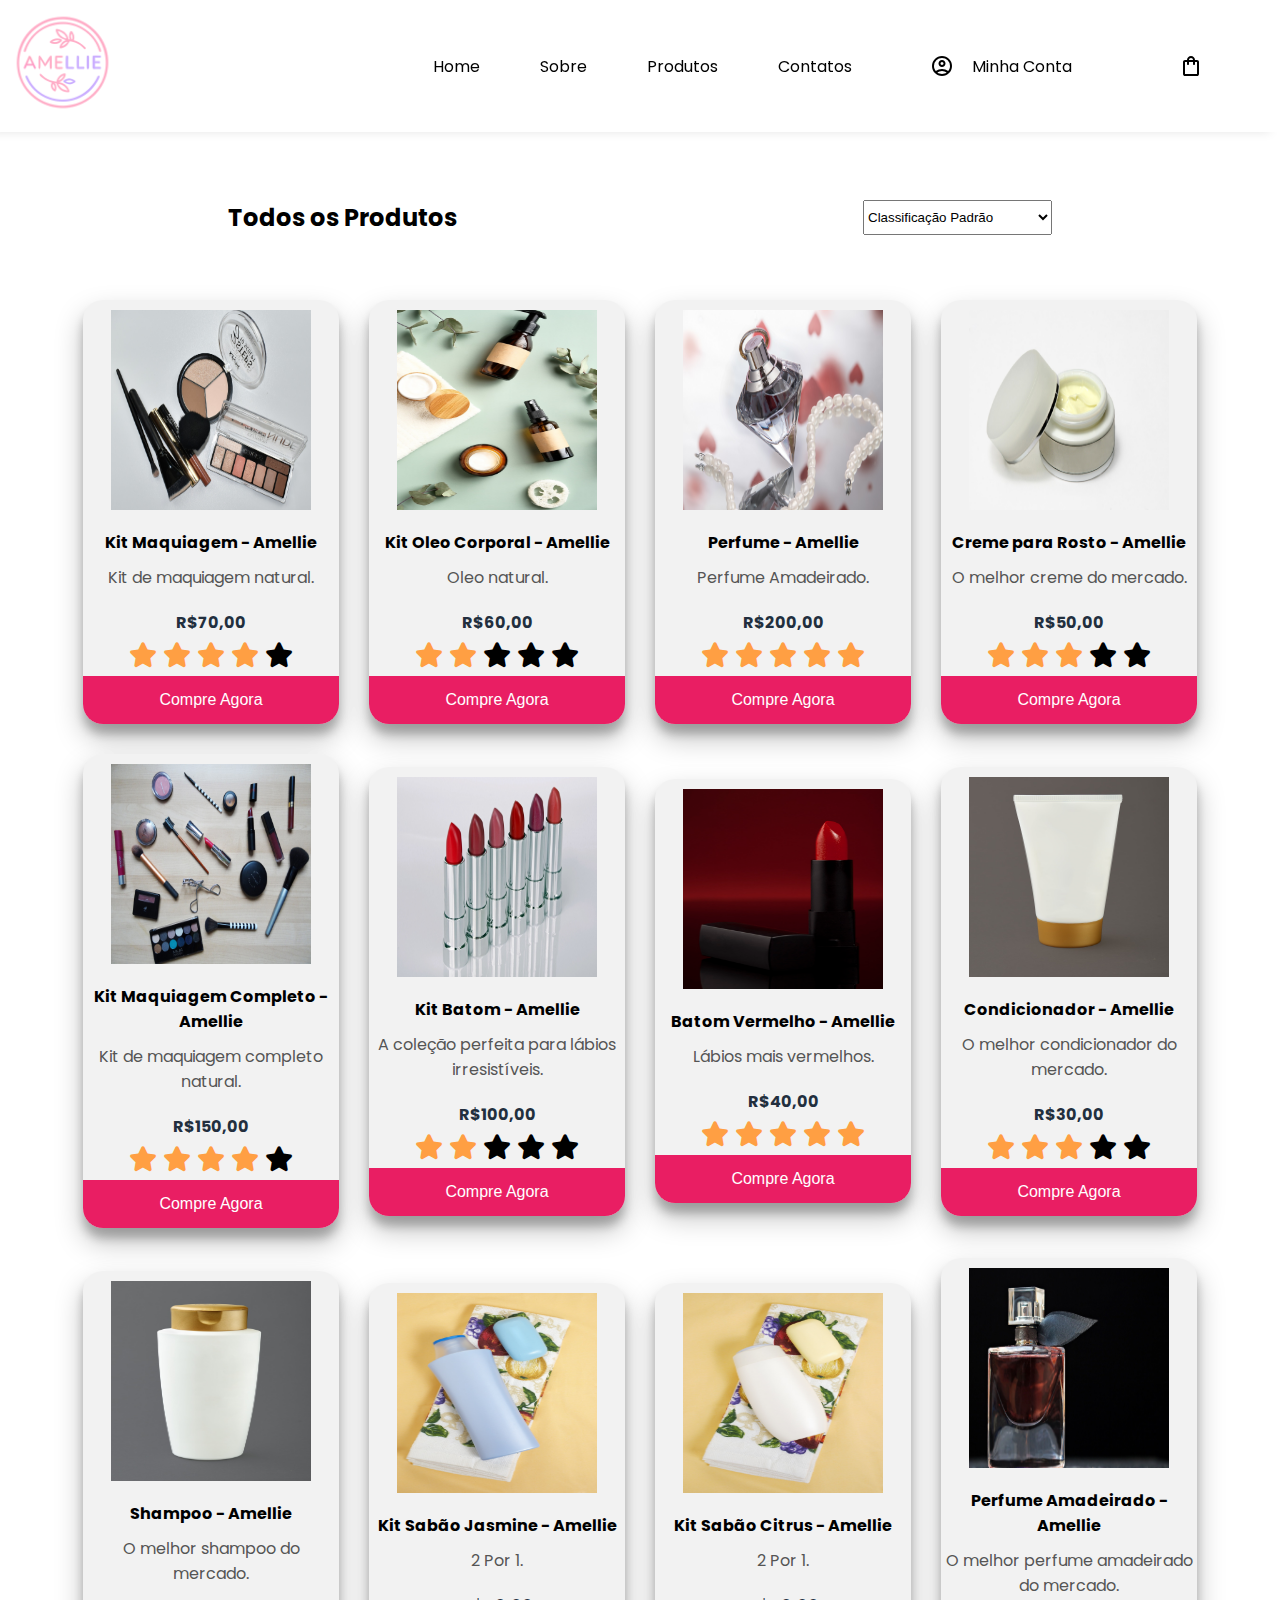
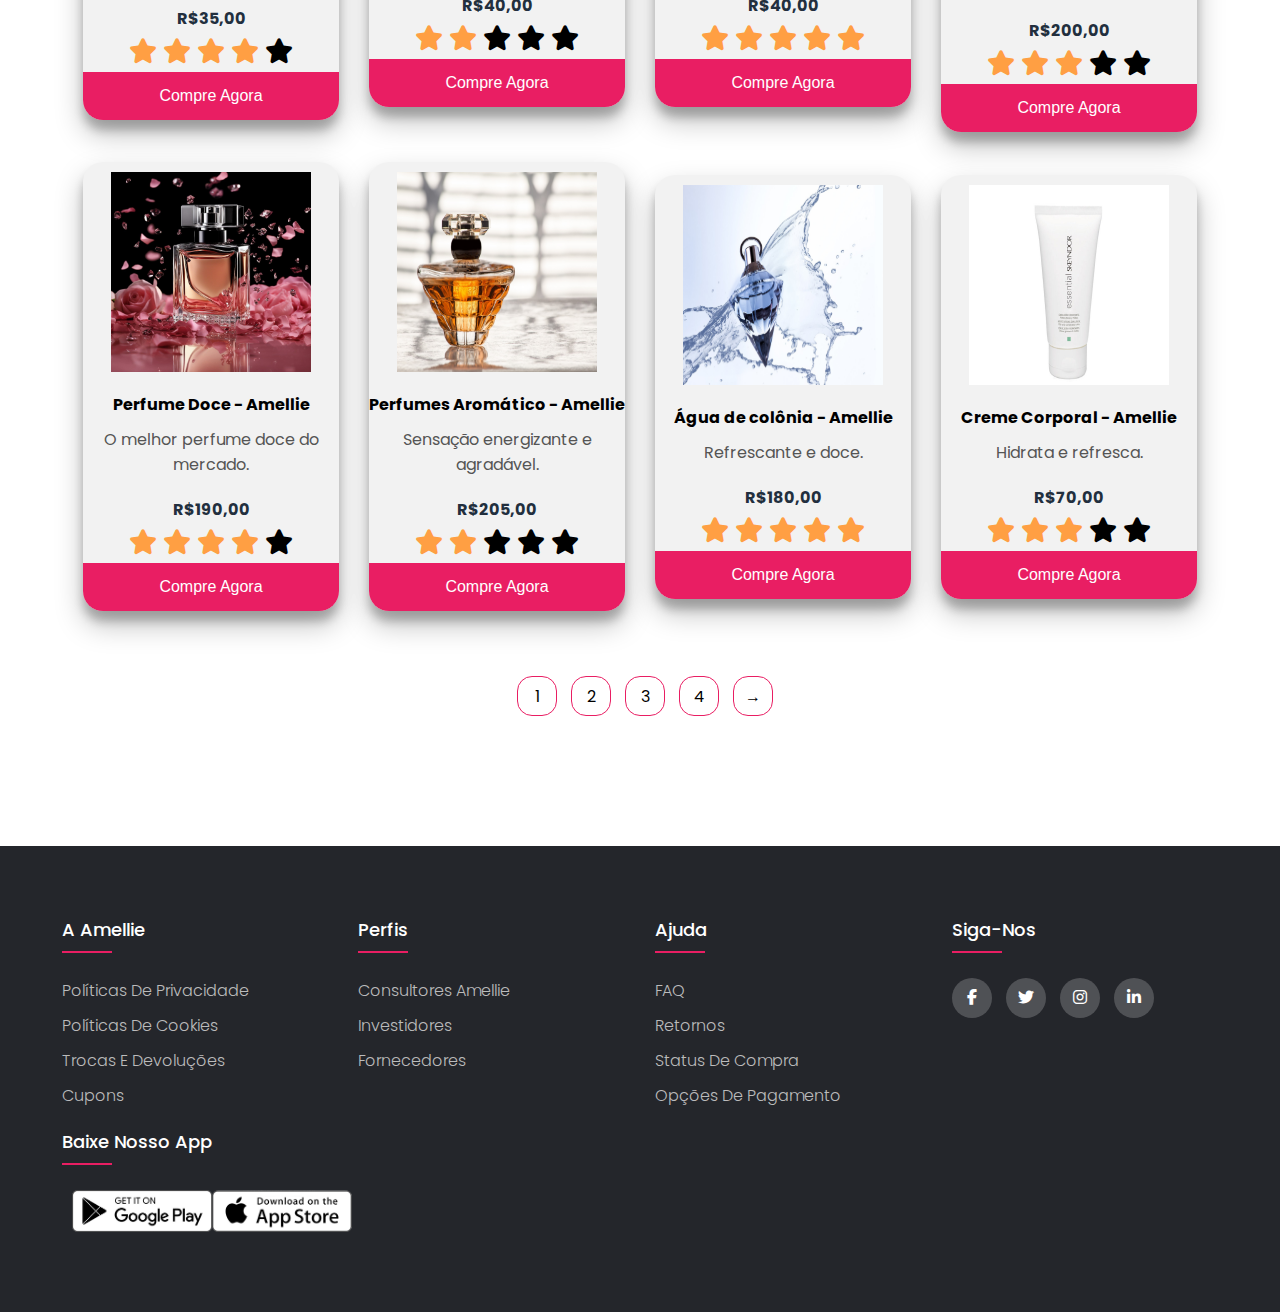
<file: produtos.html>
<!DOCTYPE html>
<html lang="pt-br">

<head>

    <meta charset="UTF-8">
    <meta http-equiv="X-UA-Compatible" content="IE=edge">
    <meta name="viewport" content="width=device-width, initial-scale=1.0">

    <title>Amellie</title>

    <link rel="stylesheet" href="css/style.css">
	<link rel="stylesheet" type="text/css" href="https://cdnjs.cloudflare.com/ajax/libs/font-awesome/6.6.0/css/all.min.css"/>
	

</head>

<body>
    <header id="header">
		<div class="container">
			<div class="navbar">
				<div class="logo">
					<a href="./index.html"><img class="logotipo" src="images/logo1.png" width="125px" alt=""></a>
				</div>
				<nav>
					<ul>
						<li class="hideMobile"><a href="./index.html">Home</a></li>
						<li class="hideMobile"><a href="./sobre.html">Sobre</a></li>
						<li class="hideMobile"><a href="./produtos.html">Produtos</a></li>
						<li class="hideMobile"><a href="./contatos.html">Contatos</a></li>
						<li class="hideMobile" ><a href="./conta.html" alt="account"><svg class="account-icon icon" xmlns="http://www.w3.org/2000/svg" height="24px" viewBox="0 -960 960 960" width="40px" fill="#e8eaed"><path d="M234-276q51-39 114-61.5T480-360q69 0 132 22.5T726-276q35-41 54.5-93T800-480q0-133-93.5-226.5T480-800q-133 0-226.5 93.5T160-480q0 59 19.5 111t54.5 93Zm246-164q-59 0-99.5-40.5T340-580q0-59 40.5-99.5T480-720q59 0 99.5 40.5T620-580q0 59-40.5 99.5T480-440Zm0 360q-83 0-156-31.5T197-197q-54-54-85.5-127T80-480q0-83 31.5-156T197-763q54-54 127-85.5T480-880q83 0 156 31.5T763-763q54 54 85.5 127T880-480q0 83-31.5 156T763-197q-54 54-127 85.5T480-80Zm0-80q53 0 100-15.5t86-44.5q-39-29-86-44.5T480-280q-53 0-100 15.5T294-220q39 29 86 44.5T480-160Zm0-360q26 0 43-17t17-43q0-26-17-43t-43-17q-26 0-43 17t-17 43q0 26 17 43t43 17Zm0-60Zm0 360Z"/></svg>Minha Conta</a></li>
						<div class="cart">
							<a href="./carrinho.html"><svg class="icon"  xmlns="http://www.w3.org/2000/svg" height="24px" viewBox="0 -960 960 960" width="24px" fill="#e8eaed"><path d="M240-80q-33 0-56.5-23.5T160-160v-480q0-33 23.5-56.5T240-720h80q0-66 47-113t113-47q66 0 113 47t47 113h80q33 0 56.5 23.5T800-640v480q0 33-23.5 56.5T720-80H240Zm0-80h480v-480h-80v80q0 17-11.5 28.5T600-520q-17 0-28.5-11.5T560-560v-80H400v80q0 17-11.5 28.5T360-520q-17 0-28.5-11.5T320-560v-80h-80v480Zm160-560h160q0-33-23.5-56.5T480-800q-33 0-56.5 23.5T400-720ZM240-160v-480 480Z"/></svg></a>
						</div>
						<li class="hideDesktop" onclick=showSidebar()><a href="#"><svg class="menu-icon icon" xmlns="http://www.w3.org/2000/svg" height="24px" viewBox="0 -960 960 960" width="24px" fill="#e8eaed"><path d="M120-240v-80h720v80H120Zm0-200v-80h720v80H120Zm0-200v-80h720v80H120Z"/></svg></a></li>
					</ul>

					<ul class="sidebar"> <!-- Menu Lateral -->
						<li onclick=hideSidebar()><a href="#"><svg class="icon" xmlns="http://www.w3.org/2000/svg" height="24px" viewBox="0 -960 960 960" width="24px" fill="#e8eaed"><path d="m256-200-56-56 224-224-224-224 56-56 224 224 224-224 56 56-224 224 224 224-56 56-224-224-224 224Z"/></svg></a></li>
						<li><a href="./index.html">Home</a></li>
						<li><a href="./sobre.html">Sobre</a></li>
						<li><a href="./produtos.html">Produtos</a></li>
						<li><a href="./contatos.html">Contatos</a></li>
						<li><a href="./conta.html">Conta</a></li>
					</ul>
				</nav>
				
			</div>		
    </header>
		
    <main id="main">
		<div class="small-container">   
			<div class="row row-2">
				<h2>Todos os Produtos</h2>
				<select >
					<option>Classificação Padrão</option>
					<option>Classificar por Preço</option>
					<option>Classificar por Popularidade</option>
					<option>Classificar por Avaliação</option>
					<option>Classificar por Venda</option>
				</select>
			</div>
		</div>
		
		<div class="product"> <!-- Podutos Iniciais -->	
			<div class="col-4">
				<a href="./detalhesproduto.html">
					<img src="./images/produto1.jpg">
					<h3>Kit Maquiagem - Amellie</h3>
					<p>Kit de maquiagem natural.</p>
					<h6>R$70,00</h6>
				</a>
				<ul>
					<li><i class="fa fa-star checked"></i></li>
					<li><i class="fa fa-star checked"></i></li>
					<li><i class="fa fa-star checked"></i></li>
					<li><i class="fa fa-star checked"></i></li>
					<li><i class="fa fa-star"></i></li>
				</ul>
				<button class="buy">Compre Agora</button>
			</div>
			<div class="col-4">
				<img src="./images/produto2.jpg">
				<h3>Kit Oleo Corporal - Amellie</h3>
				<p>Oleo natural.</p>
				<h6>R$60,00</h6>
				<ul>
					<li><i class="fa fa-star checked"></i></li>
					<li><i class="fa fa-star checked"></i></li>
					<li><i class="fa fa-star"></i></li>
					<li><i class="fa fa-star"></i></li>
					<li><i class="fa fa-star"></i></li>
				</ul>
				<button class="buy">Compre Agora</button>
			</div>
			<div class="col-4">
				<img src="./images/produto3.jpg">
				<h3>Perfume - Amellie</h3>
				<p>Perfume Amadeirado.</p>
				<h6>R$200,00</h6>
				<ul>
					<li><i class="fa fa-star checked"></i></li>
					<li><i class="fa fa-star checked"></i></li>
					<li><i class="fa fa-star checked"></i></li>
					<li><i class="fa fa-star checked"></i></li>
					<li><i class="fa fa-star checked"></i></li>
				</ul>
				<button class="buy">Compre Agora</button>
			</div>
			<div class="col-4">
				<img src="./images/produto4.jpg">
				<h3>Creme para Rosto - Amellie</h3>
				<p>O melhor creme do mercado.</p>
				<h6>R$50,00</h6>
				<ul>
					<li><i class="fa fa-star checked"></i></li>
					<li><i class="fa fa-star checked"></i></li>
					<li><i class="fa fa-star checked"></i></li>
					<li><i class="fa fa-star"></i></li>
					<li><i class="fa fa-star"></i></li>
				</ul>
				<button class="buy">Compre Agora</button>
			</div>
			
			<div class="col-4"> <!-- Primeira linha de produtos -->
				<img src="./images/produto5.jpg">
				<h3>Kit Maquiagem Completo - Amellie</h3>
				<p>Kit de maquiagem completo natural.</p>
				<h6>R$150,00</h6>
				<ul>
					<li><i class="fa fa-star checked"></i></li>
					<li><i class="fa fa-star checked"></i></li>
					<li><i class="fa fa-star checked"></i></li>
					<li><i class="fa fa-star checked"></i></li>
					<li><i class="fa fa-star"></i></li>
				</ul>
				<button class="buy">Compre Agora</button>
			</div>
			<div class="col-4">
				<img src="./images/produto6.jpg">
				<h3>Kit Batom - Amellie</h3>
				<p>A coleção perfeita para lábios irresistíveis.</p>
				<h6>R$100,00</h6>
				<ul>
					<li><i class="fa fa-star checked"></i></li>
					<li><i class="fa fa-star checked"></i></li>
					<li><i class="fa fa-star"></i></li>
					<li><i class="fa fa-star"></i></li>
					<li><i class="fa fa-star"></i></li>
				</ul>
				<button class="buy">Compre Agora</button>
			</div>
			<div class="col-4">
				<img src="./images/produto7.jpg">
				<h3>Batom Vermelho - Amellie</h3>
				<p>Lábios mais vermelhos.</p>
				<h6>R$40,00</h6>
				<ul>
					<li><i class="fa fa-star checked"></i></li>
					<li><i class="fa fa-star checked"></i></li>
					<li><i class="fa fa-star checked"></i></li>
					<li><i class="fa fa-star checked"></i></li>
					<li><i class="fa fa-star checked"></i></li>
				</ul>
				<button class="buy">Compre Agora</button>
			</div>
			<div class="col-4">
				<img src="./images/produto8.jpg">
				<h3>Condicionador - Amellie</h3>
				<p>O melhor condicionador do mercado.</p>
				<h6>R$30,00</h6>
				<ul>
					<li><i class="fa fa-star checked"></i></li>
					<li><i class="fa fa-star checked"></i></li>
					<li><i class="fa fa-star checked"></i></li>
					<li><i class="fa fa-star"></i></li>
					<li><i class="fa fa-star"></i></li>
				</ul>
				<button class="buy">Compre Agora</button>
			</div>
			
			<div class="col-4"> <!-- Segunda linha de produtos -->
				<img src="./images/produto9.jpg">
				<h3>Shampoo - Amellie</h3>
				<p>O melhor shampoo do mercado.</p>
				<h6>R$35,00</h6>
				<ul>
					<li><i class="fa fa-star checked"></i></li>
					<li><i class="fa fa-star checked"></i></li>
					<li><i class="fa fa-star checked"></i></li>
					<li><i class="fa fa-star checked"></i></li>
					<li><i class="fa fa-star"></i></li>
				</ul>
				<button class="buy">Compre Agora</button>
			</div>
			<div class="col-4">
				<img src="./images/produto10.jpg">
				<h3>Kit Sabão Jasmine - Amellie</h3>
				<p>2 Por 1.</p>
				<h6>R$40,00</h6>
				<ul>
					<li><i class="fa fa-star checked"></i></li>
					<li><i class="fa fa-star checked"></i></li>
					<li><i class="fa fa-star"></i></li>
					<li><i class="fa fa-star"></i></li>
					<li><i class="fa fa-star"></i></li>
				</ul>
				<button class="buy">Compre Agora</button>
			</div>
			<div class="col-4">
				<img src="./images/produto11.jpg">
				<h3>Kit Sabão Citrus - Amellie</h3>
				<p>2 Por 1.</p>
				<h6>R$40,00</h6>
				<ul>
					<li><i class="fa fa-star checked"></i></li>
					<li><i class="fa fa-star checked"></i></li>
					<li><i class="fa fa-star checked"></i></li>
					<li><i class="fa fa-star checked"></i></li>
					<li><i class="fa fa-star checked"></i></li>
				</ul>
				<button class="buy">Compre Agora</button>
			</div>
			<div class="col-4">
				<img src="./images/produto12.jpg">
				<h3>Perfume Amadeirado - Amellie</h3>
				<p>O melhor perfume amadeirado do mercado.</p>
				<h6>R$200,00</h6>
				<ul>
					<li><i class="fa fa-star checked"></i></li>
					<li><i class="fa fa-star checked"></i></li>
					<li><i class="fa fa-star checked"></i></li>
					<li><i class="fa fa-star"></i></li>
					<li><i class="fa fa-star"></i></li>
				</ul>
				<button class="buy">Compre Agora</button>
			</div>

			<div class="col-4"> <!-- Terceira linha de produtos -->
				<img src="./images/produto13.jpg">
				<h3>Perfume Doce - Amellie</h3>
				<p>O melhor perfume doce do mercado.</p>
				<h6>R$190,00</h6>
				<ul>
					<li><i class="fa fa-star checked"></i></li>
					<li><i class="fa fa-star checked"></i></li>
					<li><i class="fa fa-star checked"></i></li>
					<li><i class="fa fa-star checked"></i></li>
					<li><i class="fa fa-star"></i></li>
				</ul>
				<button class="buy">Compre Agora</button>
			</div>
			<div class="col-4">
				<img src="./images/produto14.jpg">
				<h3>Perfumes Aromático - Amellie</h3>
				<p>Sensação energizante e agradável.</p>
				<h6>R$205,00</h6>
				<ul>
					<li><i class="fa fa-star checked"></i></li>
					<li><i class="fa fa-star checked"></i></li>
					<li><i class="fa fa-star"></i></li>
					<li><i class="fa fa-star"></i></li>
					<li><i class="fa fa-star"></i></li>
				</ul>
				<button class="buy">Compre Agora</button>
			</div>
			<div class="col-4">
				<img src="./images/produto15.jpg">
				<h3>Água de colônia - Amellie</h3>
				<p>Refrescante e doce.</p>
				<h6>R$180,00</h6>
				<ul>
					<li><i class="fa fa-star checked"></i></li>
					<li><i class="fa fa-star checked"></i></li>
					<li><i class="fa fa-star checked"></i></li>
					<li><i class="fa fa-star checked"></i></li>
					<li><i class="fa fa-star checked"></i></li>
				</ul>
				<button class="buy">Compre Agora</button>
			</div>
			<div class="col-4">
				<img src="./images/produto16.jpg">
				<h3>Creme Corporal - Amellie</h3>
				<p>Hidrata e refresca.</p>
				<h6>R$70,00</h6>
				<ul>
					<li><i class="fa fa-star checked"></i></li>
					<li><i class="fa fa-star checked"></i></li>
					<li><i class="fa fa-star checked"></i></li>
					<li><i class="fa fa-star"></i></li>
					<li><i class="fa fa-star"></i></li>
				</ul>
				<button class="buy">Compre Agora</button>
			</div>
		
			<div class="page-btn">
				<span>1</span>
				<span>2</span>
				<span>3</span>
				<span>4</span>
				<span>&#8594;</span>
			</div>
		</div>	
    </main>
	
    <footer class="footer">
		<div class="footer-container">
			<div class="footer-row">
				<div class="footer-col">
					<h3>A Amellie</h3>
					<ul>
						<li><a href="#">Políticas de privacidade</a></li>
						<li><a href="#">Políticas de cookies</a></li>
						<li><a href="#">Trocas e devoluções</a></li>
						<li><a href="#">Cupons</a></li>
					</ul>
				</div>
				<div class="footer-col">
					<h3>Perfis</h3>
					<ul>
						<li><a href="#">Consultores Amellie</a></li>
						<li><a href="#">Investidores</a></li>
						<li><a href="#">Fornecedores</a></li>
					</ul>
				</div>
				<div class="footer-col">
					<h3>Ajuda</h3>
					<ul>
						<li><a href="#">FAQ</a></li>
						<li><a href="#">Retornos</a></li>
						<li><a href="#">Status de compra</a></li>	
						<li><a href="#">Opções de pagamento</a></li>							
					</ul>
				</div>
				<div class="footer-col">
					<h3>Siga-nos</h3>
					<div class="social-links">
						<a href="#"><i class="fab fa-facebook-f"></i></a>
						<a href="#"><i class="fab fa-twitter"></i></a>
						<a href="#"><i class="fab fa-instagram"></i></a>
						<a href="#"><i class="fab fa-linkedin-in"></i></a>
					</div>
					
				</div>
				<div class="footer-col col-app">
					<h3>Baixe nosso app</h3>
					<div class="app-logo">
						<img href="#" src="images/play-store.png">
						<img href="#" src="images/app-store.png">
					</div>
				</div>
			</div>
		</div>
    </footer>
	
	
	<script type="" src="./js/allpages.js"></script>
    <script type="" src="./js/script.js"></script>
	
    <script>
        function showSidebar() {
            const sidebar = document.querySelector(".sidebar")
            sidebar.style.display = "flex";

        }
        function hideSidebar() {
            const sidebar = document.querySelector(".sidebar")
            sidebar.style.display = "none";

        }
		function showCart() {
			const cart = document.querySelector(".cart")
			cart.style.display = "flex";
		
		}
		function showCart() {
			const cart = document.querySelector(".cart")
			cart.style.display = "none";
		
		}
		
    </script>
</body>

</html>
</file>
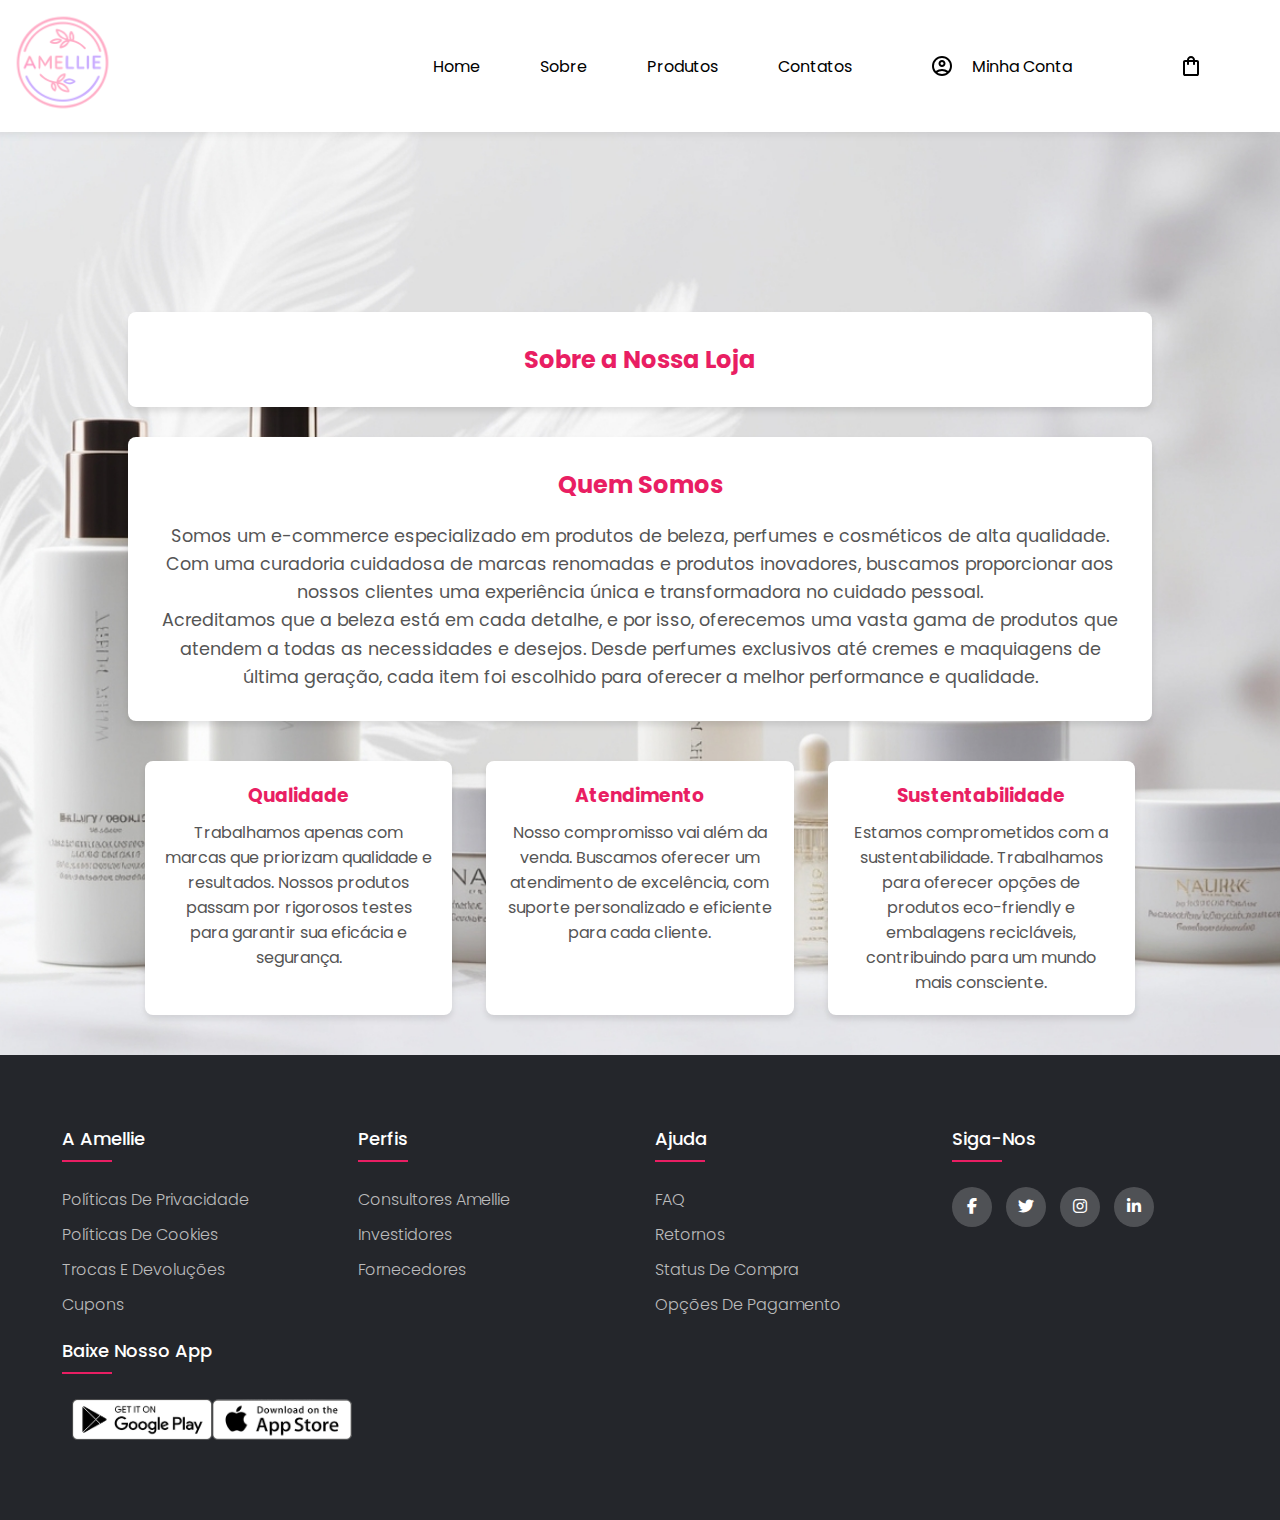
<file: sobre.html>
<!DOCTYPE html>
<html lang="pt-br">

<head>

    <meta charset="UTF-8">
    <meta http-equiv="X-UA-Compatible" content="IE=edge">
    <meta name="viewport" content="width=device-width, initial-scale=1.0">

    <title>Amellie</title>

    <link rel="stylesheet" href="css/style.css">
	<link rel="stylesheet" href="css/todos.css">
    <link rel="stylesheet" type="text/css"
        href="https://cdnjs.cloudflare.com/ajax/libs/font-awesome/6.6.0/css/all.min.css" />
	<link href='https://unpkg.com/boxicons@2.1.4/css/boxicons.min.css' rel='stylesheet'>

</head>

<body>
    <header id="header">
        <div class="container">
            <div class="navbar">
                <div class="logo">
                    <a href="./index.html"><img class="logotipo" src="images/logo1.png" width="125px" alt=""></a>
                </div>
                <nav>
                    <ul>
                        <li class="hideMobile"><a href="./index.html">Home</a></li>
                        <li class="hideMobile"><a href="./sobre.html">Sobre</a></li>
                        <li class="hideMobile"><a href="./produtos.html">Produtos</a></li>
                        <li class="hideMobile"><a href="./contatos.html">Contatos</a></li>
                        <li class="hideMobile"><a href="./conta.html" alt="account"><svg class="account-icon icon"
                                    xmlns="http://www.w3.org/2000/svg" height="24px" viewBox="0 -960 960 960"
                                    width="40px" fill="#e8eaed">
                                    <path
                                        d="M234-276q51-39 114-61.5T480-360q69 0 132 22.5T726-276q35-41 54.5-93T800-480q0-133-93.5-226.5T480-800q-133 0-226.5 93.5T160-480q0 59 19.5 111t54.5 93Zm246-164q-59 0-99.5-40.5T340-580q0-59 40.5-99.5T480-720q59 0 99.5 40.5T620-580q0 59-40.5 99.5T480-440Zm0 360q-83 0-156-31.5T197-197q-54-54-85.5-127T80-480q0-83 31.5-156T197-763q54-54 127-85.5T480-880q83 0 156 31.5T763-763q54 54 85.5 127T880-480q0 83-31.5 156T763-197q-54 54-127 85.5T480-80Zm0-80q53 0 100-15.5t86-44.5q-39-29-86-44.5T480-280q-53 0-100 15.5T294-220q39 29 86 44.5T480-160Zm0-360q26 0 43-17t17-43q0-26-17-43t-43-17q-26 0-43 17t-17 43q0 26 17 43t43 17Zm0-60Zm0 360Z" />
                                </svg>Minha Conta</a></li>
                        <div class="cart">
                            <a href="./carrinho.html"><svg class="icon"  xmlns="http://www.w3.org/2000/svg" height="24px" viewBox="0 -960 960 960" width="24px" fill="#e8eaed"><path d="M240-80q-33 0-56.5-23.5T160-160v-480q0-33 23.5-56.5T240-720h80q0-66 47-113t113-47q66 0 113 47t47 113h80q33 0 56.5 23.5T800-640v480q0 33-23.5 56.5T720-80H240Zm0-80h480v-480h-80v80q0 17-11.5 28.5T600-520q-17 0-28.5-11.5T560-560v-80H400v80q0 17-11.5 28.5T360-520q-17 0-28.5-11.5T320-560v-80h-80v480Zm160-560h160q0-33-23.5-56.5T480-800q-33 0-56.5 23.5T400-720ZM240-160v-480 480Z"/></svg></a>
                        </div>
                        <li class="hideDesktop" onclick=showSidebar()><a href="#"><svg class="menu-icon icon"
                                    xmlns="http://www.w3.org/2000/svg" height="24px" viewBox="0 -960 960 960"
                                    width="24px" fill="#e8eaed">
                                    <path d="M120-240v-80h720v80H120Zm0-200v-80h720v80H120Zm0-200v-80h720v80H120Z" />
                                </svg></a></li>
                    </ul>

                    <ul class="sidebar"> <!-- Menu Lateral -->
                        <li onclick=hideSidebar()><svg class="icon" xmlns="http://www.w3.org/2000/svg"
                                    height="24px" viewBox="0 -960 960 960" width="24px" fill="#e8eaed">
                                    <path
                                        d="m256-200-56-56 224-224-224-224 56-56 224 224 224-224 56 56-224 224 224 224-56 56-224-224-224 224Z" />
                                </svg></li>
                        <li><a href="./index.html">Home</a></li>
                        <li><a href="./sobre.html">Sobre</a></li>
                        <li><a href="./produtos.html">Produtos</a></li>
                        <li><a href="./contatos.html">Contatos</a></li>
                        <li><a href="./conta.html">Conta</a></li>
                    </ul>
                </nav>

            </div>
    </header>

    <main>
        <div class="header-banner-sobre">


            <div class="container-sobre">
                <h1>Sobre a Nossa Loja</h1>
                <section class="about-section">
                    <h2>Quem Somos</h2>
                    <p>Somos um e-commerce especializado em produtos de beleza, perfumes e cosméticos de alta qualidade.
                        Com uma curadoria cuidadosa de marcas renomadas e produtos inovadores, buscamos proporcionar aos
                        nossos clientes uma experiência única e transformadora no cuidado pessoal.</p>
                    <p>Acreditamos que a beleza está em cada detalhe, e por isso, oferecemos uma vasta gama de produtos
                        que atendem a todas as necessidades e desejos. Desde perfumes exclusivos até cremes e maquiagens
                        de última geração, cada item foi escolhido para oferecer a melhor performance e qualidade.</p>
                </section>

                <section class="values-section">
                    <div class="value-box">
                        <h3>Qualidade</h3>
                        <p>Trabalhamos apenas com marcas que priorizam qualidade e resultados. Nossos produtos passam
                            por rigorosos testes para garantir sua eficácia e segurança.</p>
                    </div>
                    <div class="value-box">
                        <h3>Atendimento</h3>
                        <p>Nosso compromisso vai além da venda. Buscamos oferecer um atendimento de excelência, com
                            suporte personalizado e eficiente para cada cliente.</p>
                    </div>
                    <div class="value-box">
                        <h3>Sustentabilidade</h3>
                        <p>Estamos comprometidos com a sustentabilidade. Trabalhamos para oferecer opções de produtos
                            eco-friendly e embalagens recicláveis, contribuindo para um mundo mais consciente.</p>
                    </div>
                </section>
            </div>
        </div>
    </main>

    <footer class="footer">
        <div class="footer-container">
            <div class="footer-row">
                <div class="footer-col">
                    <h3>A Amellie</h3>
                    <ul>
                        <li><a href="#">Políticas de privacidade</a></li>
                        <li><a href="#">Políticas de cookies</a></li>
                        <li><a href="#">Trocas e devoluções</a></li>
                        <li><a href="#">Cupons</a></li>
                    </ul>
                </div>
                <div class="footer-col">
                    <h3>Perfis</h3>
                    <ul>
                        <li><a href="#">Consultores Amellie</a></li>
                        <li><a href="#">Investidores</a></li>
                        <li><a href="#">Fornecedores</a></li>
                    </ul>
                </div>
                <div class="footer-col">
                    <h3>Ajuda</h3>
                    <ul>
                        <li><a href="#">FAQ</a></li>
                        <li><a href="#">Retornos</a></li>
                        <li><a href="#">Status de compra</a></li>
                        <li><a href="#">Opções de pagamento</a></li>
                    </ul>
                </div>
                <div class="footer-col">
                    <h3>Siga-nos</h3>
                    <div class="social-links">
                        <a href="#"><i class="fab fa-facebook-f"></i></a>
                        <a href="#"><i class="fab fa-twitter"></i></a>
                        <a href="#"><i class="fab fa-instagram"></i></a>
                        <a href="#"><i class="fab fa-linkedin-in"></i></a>
                    </div>

                </div>
                <div class="footer-col col-app">
                    <h3>Baixe nosso app</h3>
                    <div class="app-logo">
                        <img href="#" src="images/play-store.png">
                        <img href="#" src="images/app-store.png">
                    </div>
                </div>
            </div>
        </div>
    </footer>

    <script type="" src="./js/script.js"></script>

    <script>
        function showSidebar() {
            const sidebar = document.querySelector(".sidebar")
            sidebar.style.display = "flex";

        }
        function hideSidebar() {
            const sidebar = document.querySelector(".sidebar")
            sidebar.style.display = "none";

        }
        function showCart() {
            const cart = document.querySelector(".cart")
            cart.style.display = "flex";

        }
        function showCart() {
            const cart = document.querySelector(".cart")
            cart.style.display = "none";

        }

    </script>
</body>

</html>
</file>
<file: css/style.css>
@import url('https://fonts.googleapis.com/css2?family=Poppins:ital,wght@0,100;0,200;0,300;0,400;0,500;0,600;0,700;0,800;0,900;1,100;1,200;1,300;1,400;1,500;1,600;1,700;1,800;1,900&display=swap');


* {
	margin: 0;
	padding: 0;
	box-sizing: border-box;
}

body {
	font-family: "Poppins", sans-serif;
	align-items: center;
	justify-content: center;
	margin: 0;
	min-height: 100vh;
}

main {
	margin-top: 132px;
}
a{
	text-decoration: none;
	list-style: none;
	color: #000;
}

/* ---------------- Menu ---------------------- */

.header-banner {
	min-height: 100vh;
	background-image: url("../images/fundo1.jpg");
	background-size: cover;
	background-repeat: no-repeat;
	background-position: center;
	color: #fff;
	display: flex;
	align-items: flex-end;
	justify-content: flex-start;
}

.title-header {
	padding: 30px 90px;
	border-radius: 15px;
	width: 30px;

}

.header-banner h1 {
	color: #e91e63;
}

.header-banner h1 span {
	color: #8d05fc;
}

.header-banner button {
	display: block;
	height: 40px;
	line-height: 40px;
	width: 150px;
	border-radius: 15px;
	border-style: none;
	text-decoration: none;
	position: relative;
	box-shadow: -10px 0 10px rgba(0, 0, 0, 0.2);
	font-size: 16px;

}

.header-banner button:hover {
	background-color: #e91e63;
	color: #fff;
	transition: .7s;
	cursor: pointer;
}


header {
	width: 100%;
	position: fixed;
	top: 0;
	left: 0;
	transition: .7s;
	z-index: 998;
}

header.rolagem {
	background-color: #fff;
	transition: .7s;
	z-index: 998;
}

header.rolagem ul li a:hover {
	background-color: rgba(0, 0, 0, 0.22);
	transition: .7s;
}


.header-banner h1 {
	font-size: 4em;
}



nav {
	display: flex;
	justify-content: flex-end;
}

nav ul {
	display: flex;
	width: 100%;
	list-style: none;
	justify-content: flex-end;
	align-items: center;
}

nav li {
	height: 60px;
}

nav a {
	display: flex;
	height: 100%;
	padding: 0 30px;
	text-decoration: none;
	align-items: center;
	color: #000;
	transition: all 0.6s ease;
}

nav a:hover {
	background-color: rgba(255, 255, 255, 0.5);
	border-radius: 25px;
}

.navbar {
	display: flex;
	align-items: center;
	justify-content: space-between;
	background-color: rgba(255, 255, 255, 0.2);
	box-shadow: -10px 0 10px rgba(0, 0, 0, 0.1);
}

.icon {
	color: #000;
	fill: #000;
	margin: 10px;
}

.cart {
	display: flex;
	justify-content: flex-end;
	align-items: center;
	margin-bottom: 2px;
	margin: 0 30px;
	cursor: pointer;
	padding: 7px;
}

.sidebar {
	position: fixed;
	top: 0;
	right: 0;
	height: 100vh;
	width: 280px;
	z-index: 999;
	background-color: rgba(255, 255, 255, 0.2);
	box-shadow: -10px 0 10px rgba(0, 0, 0, 0.1);
	display: none;
	flex-direction: column;
	align-items: flex-start;
	justify-content: flex-start;
	backdrop-filter: blur(10px);
}

/* -------------------------------------------------------------------------------------------------------------------------------------------------------------- */

.title {
	text-align: center;
	margin: 50px auto 50px;
	position: relative;
	line-height: 60px;
	color: #555;
}

.title::after {
	content: '';
	background: #e91e63;
	width: 80px;
	height: 5px;
	border-radius: 5px;
	position: absolute;
	align-content: center;
	bottom: 0;
	left: 50%;
	transform: translateX(-50%);
}

/* --------------------------------------------------------- Categorias ----------------------------------------------------------------------------*/
.categorias {
	display: flex;
	justify-content: center;
	align-items: center;
}

.categorias p {
	font-size: 16px;
}

.categorias img {
	width: 70px;
	height: 70px;
	margin: 20px 50px 0;

}

.col-categoria {
	display: inline-block;
	text-align: center;
	box-shadow: 0 3px 6px rgba(0, 0, 0, 0.16), 0 3px 6px rgba(0, 0, 0, 0.23);
	border-radius: 25px;
	margin: 5px;
}

.col-categoria:hover {
	background-color: #ccc;
	border-radius: 25px;
	transition: .7s;
	cursor: pointer;
}

/* -------------------------------------------------- Produtos ----------------------------------------------------------- */
.product {
	display: flex;
	flex-wrap: wrap;
	width: 100%;
	justify-content: center;
	align-items: center;
	margin: 50px 0;
}

.product img {
	width: 300px;
	height: 200px;
	text-align: center;
	margin: 0 auto;
	display: block;
	margin-bottom: 5px;
}

.product p {
	text-align: center;
	color: #555;
	padding-top: 0 8px;
	font-size: 16px;
	margin: 10px 0 0 0;
}

.product h6 {
	font-size: 16px;
	text-align: center;
	color: #222f3e;
	margin: 20px 0 0 0;
}

.product h3 {
	margin: 20px 0 0 0;
	font-size: 16px;
}

.product ul {
	list-style: none;
	display: flex;
	justify-content: center;
	align-items: center;
	padding-top: 0;
}

.product li {
	padding-top: 5px;
}

.product button {
	text-align: center;
	font-size: 16px;
	color: #fff;
	width: 100%;
	padding: 15px;
	border: 0;
	outline: none;
	cursor: pointer;
	margin-top: 5px;
	border-bottom-right-radius: 20px;
	border-bottom-left-radius: 20px;
}

.product .buy {
	background: #e91e63;
}

.fa {
	font-size: 25px;
	transition: .4s;
	margin: 3px;
}

.fa:hover {
	transform: scale(1.3);
	transition: .6s;
}

.checked {
	color: #ff9f43;
}

.col-4 {
	width: 20%;
	margin: 15px;
	float: left;
	text-align: center;
	border-radius: 20px;
	cursor: pointer;
	padding-top: 10px;
	box-shadow: 0 14px 28px rgba(0, 0, 0, 0.25), 0 10px 10px rgba(0, 0, 0, 0.22);
	transition: .4s;
	background: #f2f2f2;
}

.col-4:hover {
	box-shadow: 0 3px 6px rgba(0, 0, 0, 0.16), 0 3px 6px rgba(0, 0, 0, 0.23);
	transform: translate(0px, -8px);
}

/* --------------------------------------------------------- Banner ---------------------------------------------------------*/
.banner-container {
	display: flex;
	align-items: center;
	justify-content: center;
}

.banner-container .banner {
	background: linear-gradient(-55deg, #ff7675 29%, #d63031 29.1%, #d63031 68%, #ff7675 68.1%);
	border-radius: 5px;
	margin: 10px;
	display: flex;
	align-items: center;
	justify-content: center;
	flex-wrap: wrap;
	box-shadow: 0 5px 10px #0005;
	overflow: hidden;
}

.banner-container .banner .banner-image-left {
	flex: 1 1 250px;
	padding: 15px;
	text-align: center;
}

.banner-container .banner .banner-image-left img {
	width: 80%;
}

.banner-container .banner .content {
	flex: 1 1 250px;
	text-align: center;
	padding: 10px;
	text-transform: uppercase;
}

.banner-container .banner .content span {
	color: #eee;
	font-size: 20px;
}

.banner-container .banner .content h3 {
	color: #fff;
	font-size: 30px;
}

.banner-container .banner .content p {
	color: #eee;
	font-size: 16px;
	padding: 10px 0;
}

.banner-container .banner .content .btn {
	display: block;
	height: 40px;
	width: 150px;
	line-height: 40px;
	background: #fff;
	color: #d63031;
	margin: 5px auto;
	text-decoration: none;
}

.banner-container .banner .banner-image-right {
	position: relative;
	bottom: -33px;
	padding: 10px;
	flex: 1 1 250px;
}

.banner-container .banner .banner-image-right img {
	width: 100%;
}

/* --------------------------------------------------------- Rodapé Responsivo ----------------------------------------------------------------------------*/
.footer-container {
	display: flex;
	justify-content: center;
	align-items: space-between;
}

ul {
	list-style: none;
}

.footer {
	background-color: #24262b;
	padding: 70px 0;

}

.footer-row {
	display: flex;
	flex-wrap: wrap;
}

.footer-col {
	width: 25%;
	padding: 0 15px;
}

.footer-col h3 {
	font-size: 18px;
	color: #ffffff;
	text-transform: capitalize;
	margin-bottom: 35px;
	font-weight: 500;
	position: relative;
}

.footer-col h3::before {
	content: '';
	position: absolute;
	left: 0;
	bottom: -10px;
	background-color: #e91e63;
	height: 2px;
	box-sizing: border-box;
	width: 50px;
}

.footer-col ul li:not(:last-child) {
	margin-bottom: 10px;
}

.footer-col ul li a {
	font-size: 16px;
	text-transform: capitalize;
	color: #ffffff;
	text-decoration: none;
	font-weight: 300;
	color: #bbbbbb;
	display: block;
	transition: all 0.3s ease;
}

.footer-col ul li a:hover {
	color: #ffffff;
	padding-top: 5px;
}

.footer-col .social-links a {
	display: inline-block;
	height: 40px;
	width: 40px;
	background-color: rgba(255, 255, 255, 0.2);
	margin: 0 10px 10px 0;
	text-align: center;
	line-height: 40px;
	border-radius: 50%;
	color: #ffffff;
	transition: all 0.5s ease;
}

.footer-col .social-links a:hover {
	color: #24262b;
	background-color: #ffffff;
}

.app-logo {
	margin-top: 20px;
	margin: 10px;
	display: flex;
	text-align: center;
}

.app-logo img {
	width: 140px;
}

.col-app h3 {
	margin-top: 20px;
}

/* ----------------------------------------- Pagina de Conta -------------------------------------------------*/

.header-banner-account {
	min-height: 100vh;
	background-image: url("../images/fundo1.jpg");
	background-size: cover;
	background-repeat: no-repeat;
	background-position: center;
	color: #fff;
	display: flex;
	align-items: center;
	justify-content: center;
}

.header-banner-account .container {
	position: relative;
	width: 850px;
	height: 550px;
	background: #fff;
	border-radius: 30px;
	box-shadow: 0 0 30px rgba(0, 0, 0, .2);
	margin: 20px;
	overflow: hidden;
}

.header-banner-account .container h1 {
	font-size: 36px;
	margin: -10px 0;
}

.form-box {
	position: absolute;
	right: 0;
	width: 50%;
	height: 100%;
	background: #fff;
	display: flex;
	align-items: center;
	color: #333;
	text-align: center;
	padding: 40px;
	z-index: 1;
	transition: .6s ease-in-out 1.2s, visibility 0s 1s;
}

.container.active .form-box {
	right: 50%;
}

form {
	width: 100%;
}

.input-box {
	position: relative;
	margin: 30px 0;
}

.input-box input {
	width: 100%;
	padding: 13px 50px 13px 20px;
	background: #eee;
	border-radius: 8px;
	border: none;
	outline: none;
	font-size: 16px;
	color: #333;
	font-weight: 500;
}

.input-box input::placeholder {
	color: #888;
	font-weight: 400;
}

.input-box i {
	position: absolute;
	right: 20px;
	top: 50%;
	transform: translateY(-50%);
	font-size: 20px;
	color: #888;
}

.forgot-link {
	margin: -15px 0 15px;
}

.forgot-link a {
	font-size: 14.5px;
	color: #333;
	text-decoration: none;
}

.form-box .btn,
.toggle-box .btn {
	width: 100%;
	height: 48px;
	background: #e91e63;
	border-radius: 8px;
	box-shadow: 0 0 10px rgba(0, 0, 0, .1);
	border: none;
	cursor: pointer;
	font-size: 16px;
	color: #fff;
	font-weight: 600;
}

.form-box .bx .bx-left-arrow-alt {
	color: #fff;
}

.header-banner-account .container p {
	font-size: 14.5px;
	margin: 15px 0;
}

.social-icons {
	display: flex;
	justify-content: center;
}

.social-icons a {
	display: inline-flex;
	padding: 10px;
	border: 2px solid #ccc;
	border-radius: 8px;
	font-size: 24px;
	color: #333;
	text-decoration: none;
	margin: 0 8px;
}

/*---------------- Registro ------------*/
.form-box.register {
	visibility: hidden;
}

.container.active .form-box.register {
	visibility: visible;
}

.toggle-box {
	position: absolute;
	width: 100%;
	height: 100%;
	color: #333;
}

.toggle-box::before {
	content: '';
	position: absolute;
	left: -250%;
	width: 300%;
	height: 100%;
	background: #e91e63;
	border-radius: 150px;
	z-index: 1;
	transition: 1.8s ease-in-out;
}

.container.active .toggle-box::before {
	left: 50%;
}

.toggle-panel {
	position: absolute;
	width: 50%;
	height: 100%;
	color: #fff;
	display: flex;
	flex-direction: column;
	justify-content: center;
	align-items: center;
	z-index: 2;
	transition: .6s ease-in-out;
}

.toggle-panel.toggle-left {
	left: 0;
	transition-delay: 1.2s;
}

.container.active .toggle-panel.toggle-left {
	left: -50%;
	transition-delay: .6s;
}

.toggle-panel.toggle-right {
	right: -50%;
	transition-delay: .6s;
}

.container.active .toggle-panel.toggle-right {
	right: 0;
	transition-delay: 1.2s;
}

.toggle-panel p {
	margin-bottom: 20px;
}

.toggle-panel .btn {
	width: 160px;
	height: 46px;
	background: transparent;
	border: 2px solid #fff;
	box-shadow: none;

}

/* ---------------------------------------- Pagina de Produtos ---------------------------------------------*/
.col-2 .btn {
	display: inline-block;
	background: #e91e63;
	color: #fff;
	padding: 8px 30px;
	margin: 30px 0;
	border-radius: 30px;
	transition: background 0.5s;
	text-decoration: none;
}

.row-2 {
	justify-content: space-around;
	margin: 100px auto 50px;

}

.small-container {
	max-width: 1800px;
	/* 1080px; */
	margin: auto;
	padding-left: 25px;
	padding-right: 25px;
}

.row {
	display: flex;

}

.page-btn {
	margin: 50px auto 80px;
}

.page-btn span {
	display: inline-block;
	border: 1px solid #e91e63;
	margin-left: 10px;
	width: 40px;
	height: 40px;
	text-align: center;
	line-height: 40px;
	cursor: pointer;
	border-radius: 15px
}

.page-btn span:hover {
	background: #e91e63;
	color: #fff;
}

/* ---------------------------------------- Página de carrinho ----------------------------------------------*/
.cart-page {
	margin: 80px auto;
}

table {
	width: 100%;
	border-collapse: collapse;
}

.cart-info {
	display: flex;
	flex-wrap: wrap;
}

th {
	text-align: left;
	padding: 5px;
	color: #fff;
	background: #e91e63;
	font-weight: normal;
}

td {
	padding: 10px 5px;
}

td input {
	width: 40px;
	height: 30px;
	padding: 5px;
}

td a {
	color: #e91e63;
	font-size: 12px;
}

td img {
	width: 80px;
	height: 80px;
	margin-right: 10px;
}

.total-price {
	display: flex;
	justify-content: flex-end;
}

.total-price table {
	border-top: 3px solid #e91e63;
	width: 100%;
	max-width: 540px;
}

td:last-child {
	text-align: right;
}

th:last-child {
	text-align: right;
}

/* ------------------------------------ pagina contato ------------------------------------------------*/
.container-contato {
	width: 80%;
	margin: 20px auto;
}

.form-container {
	background-color: #ffffff;
	padding: 20px;
	margin-top: 200px;
	border-radius: 8px;
	box-shadow: 0 4px 6px rgba(0, 0, 0, 0.1);
}

.form-container h2 {
	display: flex;
	top: 200px;
}

.title-contato {
	text-align: center;
	margin: 50px auto 50px;
	position: relative;
	line-height: 60px;
	color: #000;
}

input,
textarea {
	width: 100%;
	padding: 10px;
	margin-bottom: 10px;
	border: 1px solid #ddd;
	border-radius: 4px;
	font-size: 16px;
}

input[type="submit"] {
	background-color: #e91e63;
	color: white;
	border: none;
	cursor: pointer;
}

input[type="submit"]:hover {
	background-color: #e9447b;
}

.info-container {
	display: flex;
	justify-content: space-between;
	margin-top: 30px;
}

.info-box {
	width: 30%;
	background-color: #ffffff;
	padding: 20px;
	border-radius: 8px;
	box-shadow: 0 4px 6px rgba(0, 0, 0, 0.1);
}

.info-box h3 {
	margin-top: 0;
}

/* ------------------------------------- Sobre Página ----------------------------------------------------*/
.header-banner-sobre {
	background-image: url("../images/fundo1.jpg");
	background-size: cover;
	background-repeat: no-repeat;
	background-position: center;
	color: #fff;
	display: flex;
	align-items: flex-end;
	justify-content: flex-start;
}

.header-banner-sobre h1 {
	position: relative;
	margin: 150px 0 20px;
	top: -10px;
	left: 0;
	font-size: 24px;
	background-color: white;
	padding: 30px;
	border-radius: 8px;
	box-shadow: 0 4px 6px rgba(0, 0, 0, 0.1);
	text-align: center;
	color: #e91e63;
}

.container-sobre {
	width: 80%;
	margin: 40px auto;
}

.about-section {
	background-color: white;
	padding: 30px;
	border-radius: 8px;
	box-shadow: 0 4px 6px rgba(0, 0, 0, 0.1);
	text-align: center;
}

.about-section h2 {
	color: #e91e63;
	margin-bottom: 20px;
}

.about-section p {
	font-size: 1.1em;
	line-height: 1.6;
	color: #555;
}

.values-section {
	display: flex;
	justify-content: space-around;
	margin-top: 40px;
}

.value-box {
	width: 30%;
	background-color: #fff;
	padding: 20px;
	border-radius: 8px;
	box-shadow: 0 4px 6px rgba(0, 0, 0, 0.1);
	text-align: center;
}

.value-box h3 {
	color: #e91e63;
	margin-bottom: 10px;
}

.value-box p {
	color: #555;
}

/* --------------------------------------- Detalhes do Produto ---------------------------------------------*/
.single-product {
	margin-top: 80px;
}

.single-product .col-2 img {
	padding: 0;
}

.single-product .col-2 {
	padding: 20px;
}

.single-product h4 {
	margin: 20px 0;
	font-size: 22px;
	font-weight: bold;
}



.single-product input {
	width: 50px;
	height: 40px;
	padding-left: 10px;
	font-size: 20px;
	margin-right: 10px;
	border: 1px solid #e91e63;
}

input:focus {
	outline: none;
}

.single-product .fa {
	color: #e91e63;
	margin-left: 10px;
}

.small-img-row {
	display: flex;
	justify-content: space-between;
}

.small-img-col {
	flex-basis: 24%;
	cursor: pointer;
}



/* ---------------------------------------- Resposividade -------------------------------------------------- */
@media (max-width: 1000px) {

	.col-4 {
		width: 40%;
	}
}


@media (max-width: 1500px) {
	.product img {
		width: 200px;
	}
}

@media (max-width: 800px) {
	.hideMobile {
		display: none;
	}

	.container-contato {
		/* Contatos */
		width: 90%;
	}

	.info-container {
		display: flex;
		flex-direction: column;
		align-items: stretch;
	}

	.info-box {
		width: 100%;
		margin-bottom: 20px;
	}

	.info-box:last-child {
		margin-bottom: 0;
	}

	.form-container h2 {
		font-size: 1.2em;
	}

	input,
	textarea {
		font-size: 14px;
	}

	.container-sobre {
		/* Sobre */
		width: 90%;
	}

	.about-section p {
		font-size: 1em;
	}

	.values-section {
		display: block;
		margin-top: 30px;
	}

	.value-box {
		width: 100%;
		margin-bottom: 20px;
	}

	.value-box:last-child {
		margin-bottom: 0;
	}

	.fa {
		/* estrelas */
		font-size: 15px;
	}

	.footer-col {
		width: 50%;
		margin-bottom: 30px;
	}

	.categorias {
		flex-wrap: wrap;
	}

	.col-4 {
		width: 100%;
	}

	.col-4 h3 {
		height: 50px;
	}

	.col-4 img {
		width: 100px;
		height: 100px;
	}

	.col-4 p {
		height: 75px;
	}

	.banner-container .banner .banner-image-left {
		display: flex;
		justify-content: center;
		margin-left: 80px;
	}

	.banner-container .banner .banner-image-right {
		display: none;
	}

	.header-banner {
		align-items: center;
		justify-content: flex-start;
	}

	.header-banner button {
		margin-top: 20px;
		font-size: 16px;
	}

	.header-banner h1 {
		font-size: 40px;
	}

	.toggle-panel h1 {
		font-size: 30px;
		display: flex;
		text-align: center;

	}

}

@media (min-width: 800px) {
	.hideDesktop {
		display: none;
	}


}

@media screen and (max-width: 650px) {
	.header-banner-account .container {
		height: calc(100vh - 40px);
	}

	.form-box {
		bottom: 0;
		width: 100%;
		height: 70%;
	}

	.container.active .form-box {
		right: 0;
		bottom: 30%;
	}

	.toggle-box::before {
		left: 0;
		top: -270%;
		width: 100%;
		height: 300%;
		border-radius: 20vw;
	}

	.container.active .toggle-box::before {
		left: 0;
		top: 70%;
	}

	.toggle-panel {
		margin: 2px 0;
		width: 100%;
		height: 30%;
	}

	.toggle-panel.toggle-left {
		top: 0;
	}

	.container.active .toggle-panel.toggle-left {
		left: 0;
		top: -30%;
	}

	.toggle-panel.toggle-right {
		right: 0;
		bottom: -30%;
	}

	.container.active .toggle-panel.toggle-right {
		bottom: 0;
	}
}

@media screen and (max-width: 400px) {
	.form-box {
		padding: 20px;
	}

	.toggle-panel h1 {
		font-size: 20px;
	}

}
</file>
<file: css/todos.css>
header{
	background-color: #fff;
}
</file>
